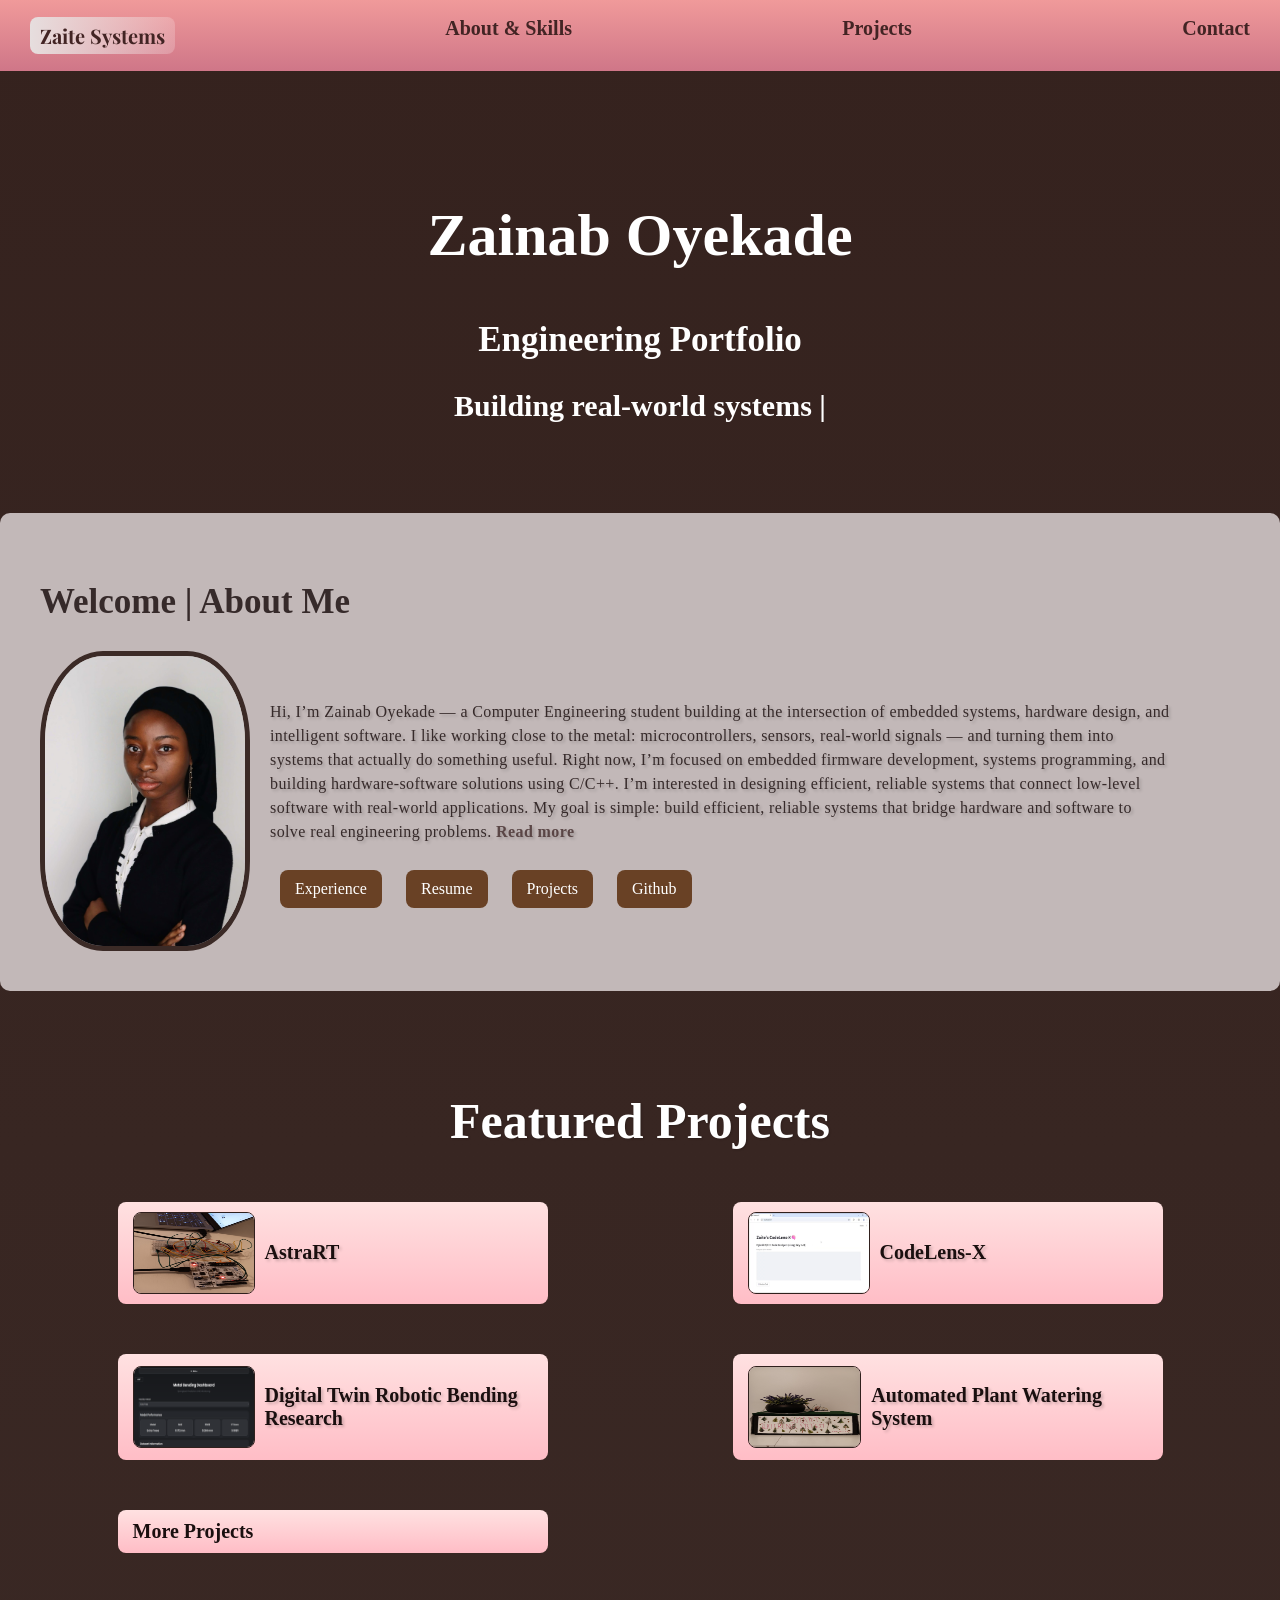
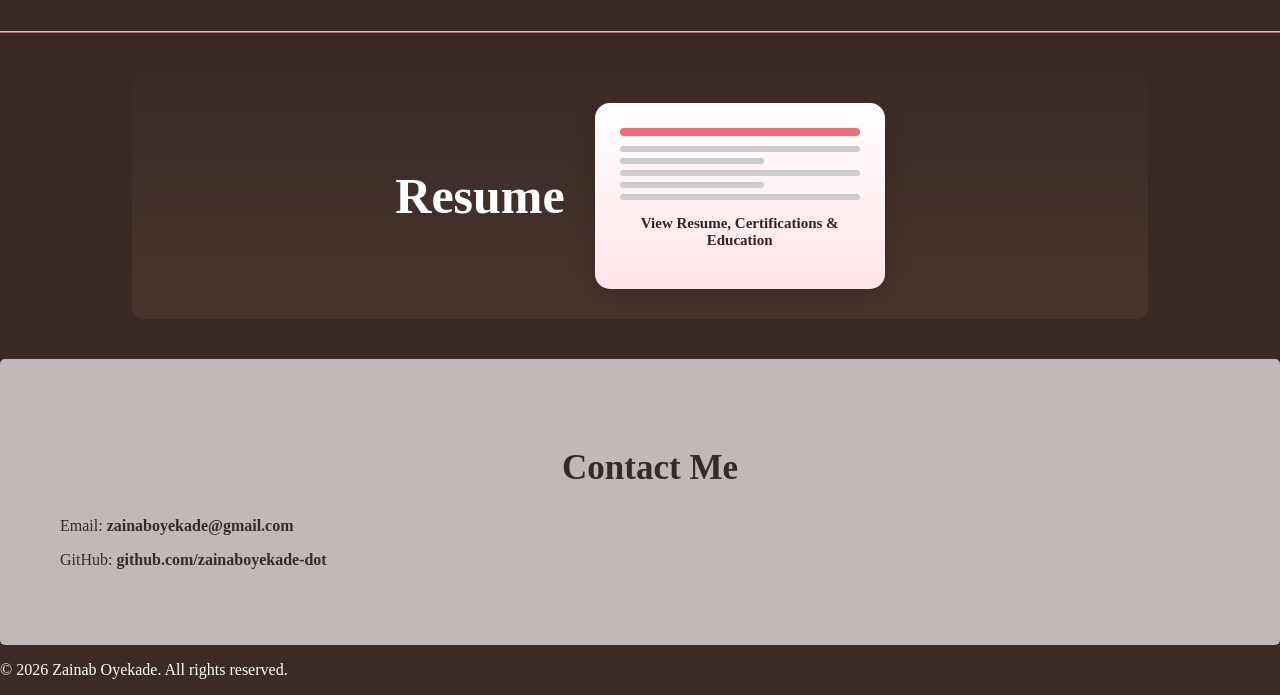
<file: index.html>
<!DOCTYPE html>
<html lang="en">

<head>
    <title>Zainab Oyekade | Portfolio</title>
    <link rel="stylesheet" href="style.css">
    <link href="https://fonts.googleapis.com/css2?family=Playfair+Display&family=Poppins&display=swap" rel="stylesheet">
</head>

<body>
    <nav class="navbar">
        <a href="index.html" class="brand">Zaite Systems</a>
        <a href="about.html">About & Skills</a>
        <a href="projects.html">Projects</a>
        <a href="#contact">Contact</a>
    </nav>

    <section class="hero">
        <h1>Zainab Oyekade</h1>
        <h2>Engineering Portfolio</h2>
        <h1 id="typedText"></h1>
    </section>

    <section class="box2">
        <h2 class="shead">Welcome | About Me</h2>

        <div class="about-content">
            <img id="headshot" src="images/Headshot 1.jpg" alt="Zainab Oyekade" width="200">

            <div class="about-text">
                <p class="p-a-list">
                    Hi, I’m Zainab Oyekade — a Computer Engineering student building at the intersection of embedded
                    systems, hardware
                    design, and intelligent software.

                    I like working close to the metal: microcontrollers, sensors, real-world signals — and turning them
                    into systems that
                    actually do something useful.

                    Right now, I’m focused on embedded firmware development, systems programming, and building
                    hardware-software solutions
                    using C/C++. I’m interested in designing efficient, reliable systems that connect low-level software
                    with real-world
                    applications.

                    My goal is simple: build efficient, reliable systems that bridge hardware and software to solve real
                    engineering
                    problems.

                    <a class="link" href="about.html">Read more</a>
                </p>

                <!-- <button class="btn">More</button> make it 
                 a link instead after writing the description! -->

                <a href="about.html#exp-jump" class="btn">Experience</a>
                <!-- relevant jobs/internships/hackathons -->

                <a href="resume.html" class="btn">Resume</a>

                <a href="projects.html" class="btn">Projects</a>

                <a href="https://github.com/zainaboyekade-dot" target="_blank" class="btn">Github</a>

                <!--REMEMBER TO UNCOMMENT THE LINKEDIN LINK-->
                <!-- <a href="https://linkedin.com/in/zainaboyekade" target="_blank" class="btn">LinkedIn</a> -->

            </div>
        </div>

    </section>

    <section>
        <h2 class="projects">Featured Projects</h2>

        <div class="featured-projects">

            <a href="astra.html" class="prj-btn">
                <img src="images/astra.png" alt="AstraRT Embedded Firmware Framework">
                <p>AstraRT</p>
            </a>

            <a href="project2.html" class="prj-btn">
                <img src="images/codelens-x.png" alt="CodeLens-X Static Analysis Tool">
                <p>CodeLens-X</p>
            </a>

            <a href="digitwinresearch.html" class="prj-btn">
                <img src="images/digitwin.png" alt="Digital Twin Robotic Bending Research">
                <p>Digital Twin Robotic Bending Research</p>
            </a>

            <a href="project1.html" class="prj-btn">
                <img src="images/full iot picture.jpg" alt="Automated Plant Watering System">
                <p>Automated Plant Watering System</p>
            </a>

            <a href="projects.html#more-projects" class="prj-btn">
                More Projects
            </a>

        </div>

    </section>

    <hr>

    <section class="box3">
        <h2 class="resume">Resume</h2>

        <a href="resume.html" class="resume-card">
            <div class="doc-preview">
                <div class="line"></div>
                <div class="line short"></div>
                <div class="line"></div>
                <div class="line short"></div>
                <div class="line"></div>
            </div>

            <p class="resume-text">View Resume, Certifications & Education</p>
        </a>
    </section>

    <section class="c-info" id="contact">
        <h2 class="c-head">Contact Me</h2>
        <p>Email: <a class="clink" href="mailto:zainaboyekade@gmail.com">zainaboyekade@gmail.com</a></p>
        <p>GitHub: <a class="clink" href="https://github.com/zainaboyekade-dot"
                target="_blank">github.com/zainaboyekade-dot</a></p>
    </section>

    <footer>
        <p> &copy; 2026 Zainab Oyekade. All rights reserved.</p>
    </footer>
    <script src="script.js" defer></script>
</body>

</html>
</file>
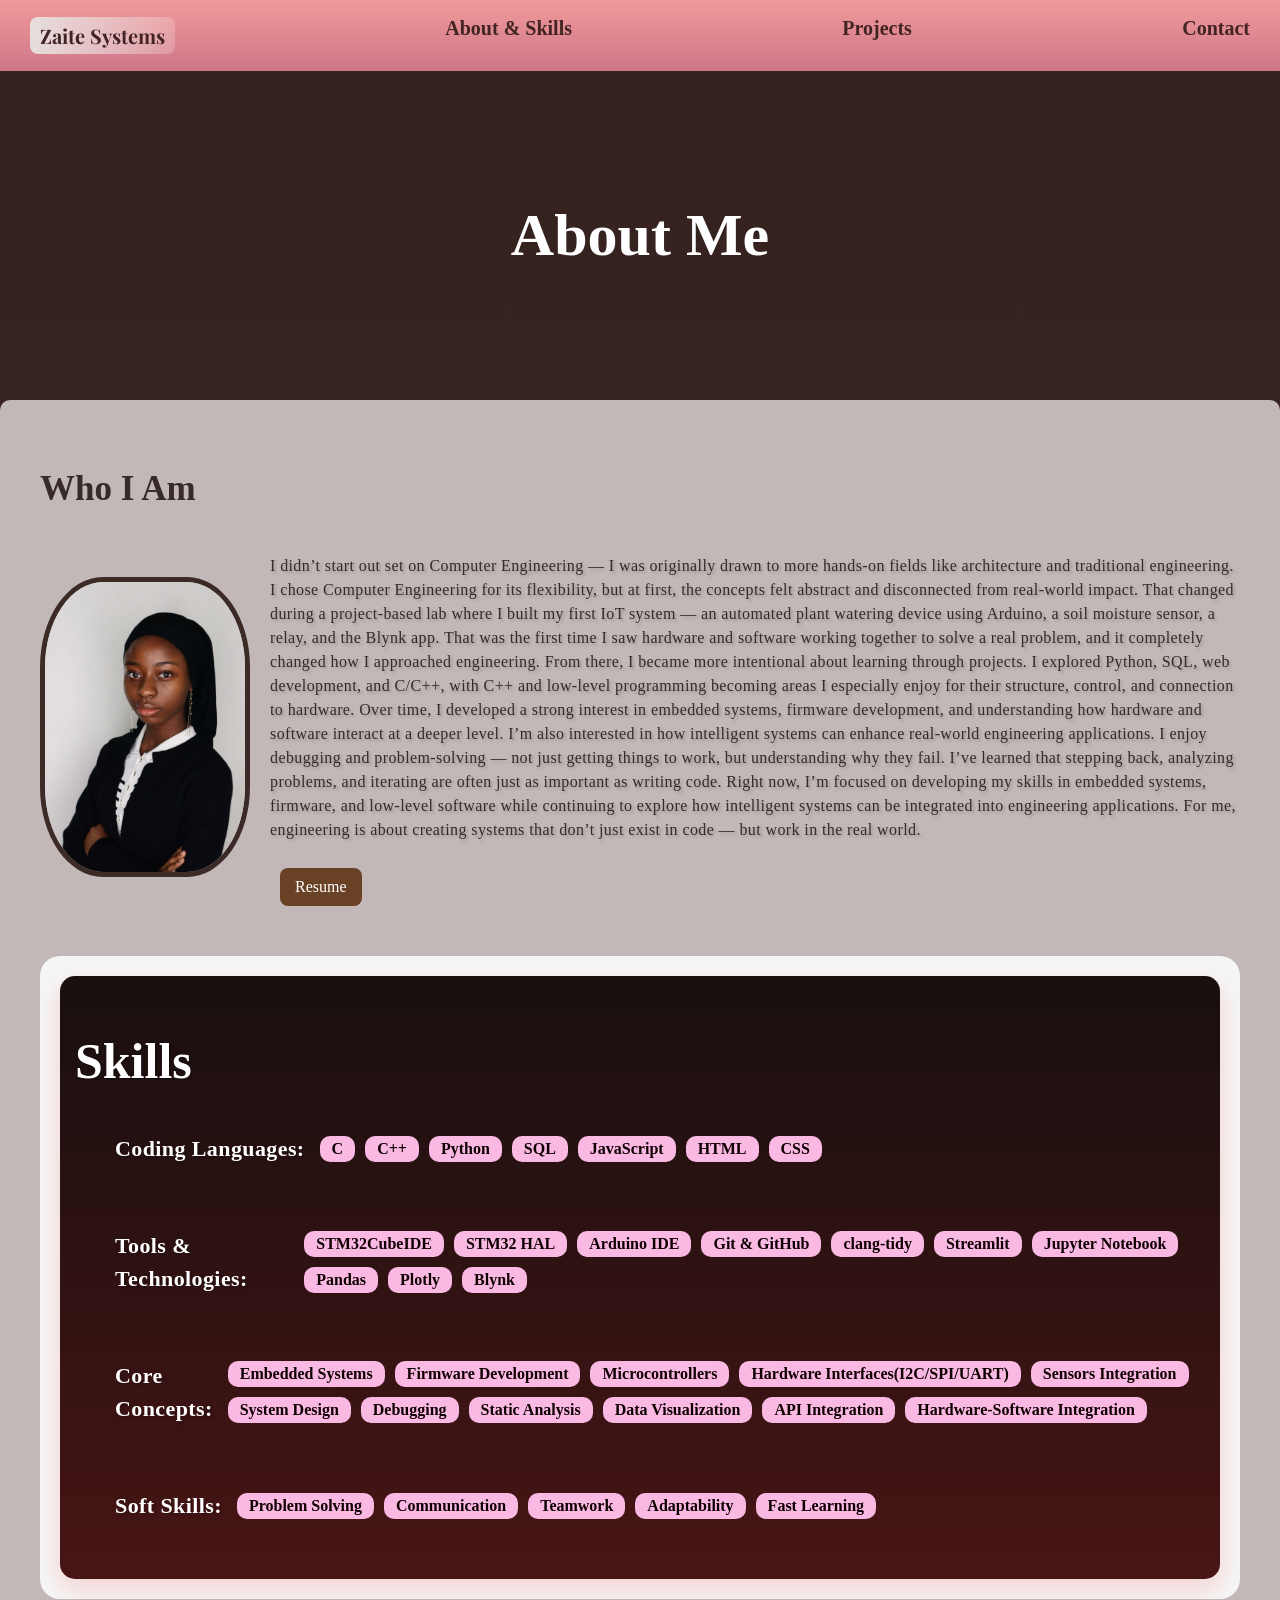
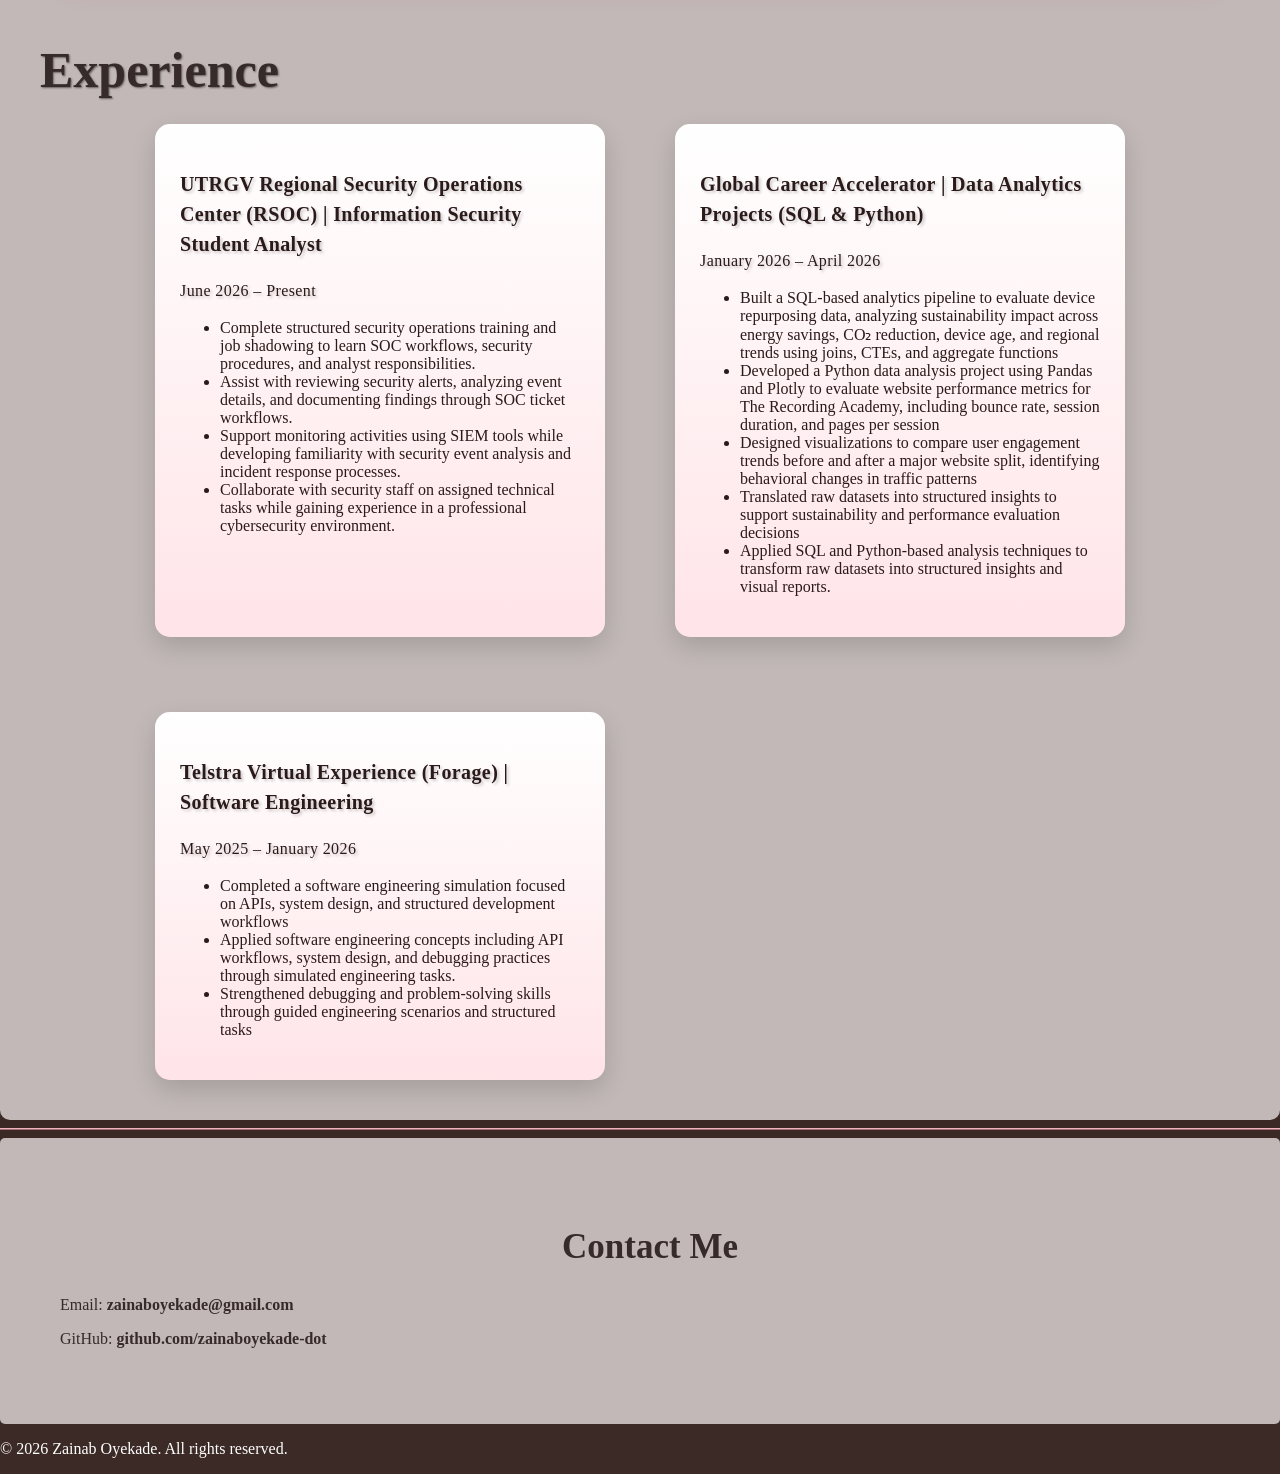
<file: about.html>
<!DOCTYPE html>
<html>

<head>
    <title>Zainab Oyekade | About</title>
    <link rel="stylesheet" href="style.css">
    <link href="https://fonts.googleapis.com/css2?family=Playfair+Display&family=Poppins&display=swap" rel="stylesheet">
</head>

<body>
    <nav class="navbar">
        <a href="index.html" class="brand">Zaite Systems</a>
        <a href="about.html">About & Skills</a>
        <a href="projects.html">Projects</a>
        <a href="#contact">Contact</a>
    </nav>

    <section class="hero">
        <h1>About Me</h1>
    </section>

    <section class="a-box">
        <h2 class="shead">Who I Am</h2>

        <div class="about-content">
            <img id="headshot" src="images/Headshot 1.jpg" alt="Zainab Oyekade" width="200">

            <div class="about-text">
                <p class="p-a-list">
                    I didn’t start out set on Computer Engineering — I was originally drawn to more hands-on fields like
                    architecture
                    and traditional engineering. I chose Computer Engineering for its flexibility, but at first, the
                    concepts felt
                    abstract and disconnected from real-world impact.

                    That changed during a project-based lab where I built my first IoT system — an automated plant
                    watering device using
                    Arduino, a soil moisture sensor, a relay, and the Blynk app. That was the first time I saw hardware
                    and software
                    working together to solve a real problem, and it completely changed how I approached engineering.

                    From there, I became more intentional about learning through projects. I explored Python, SQL, web
                    development,
                    and C/C++, with C++ and low-level programming becoming areas I especially enjoy for their structure,
                    control,
                    and connection to hardware.

                    Over time, I developed a strong interest in embedded systems, firmware development, and
                    understanding how hardware
                    and software interact at a deeper level. I’m also interested in how intelligent systems can enhance
                    real-world
                    engineering applications.

                    I enjoy debugging and problem-solving — not just getting things to work, but understanding why they
                    fail. I’ve
                    learned that stepping back, analyzing problems, and iterating are often just as important as writing
                    code.

                    Right now, I’m focused on developing my skills in embedded systems, firmware, and low-level software
                    while
                    continuing to explore how intelligent systems can be integrated into engineering applications.

                    For me, engineering is about creating systems that don’t just exist in code — but work in the real
                    world.
                </p>
                <a href="resume.html" class="btn">Resume</a>
            </div>

        </div>

        <div class="top-row">

            <div class="skill-box">
                <h2 class="abt-head">Skills</h2>

                <ul>

                    <li class="h-list">
                        <p class="p-a-list">Coding Languages:</p>
                        <div class="skills-inline">
                            <span class="skill">C</span>
                            <span class="skill">C++</span>
                            <span class="skill">Python</span>
                            <span class="skill">SQL</span>
                            <span class="skill">JavaScript</span>
                            <span class="skill">HTML</span>
                            <span class="skill">CSS</span>
                        </div>
                    </li>

                    <li class="h-list">
                        <p class="p-a-list">Tools & Technologies:</p>
                        <div class="skills-inline">
                            <span class="skill">STM32CubeIDE</span>
                            <span class="skill">STM32 HAL</span>
                            <span class="skill">Arduino IDE</span>
                            <span class="skill">Git & GitHub</span>
                            <span class="skill">clang-tidy</span>
                            <span class="skill">Streamlit</span>
                            <span class="skill">Jupyter Notebook</span>
                            <span class="skill">Pandas</span>
                            <span class="skill">Plotly</span>
                            <span class="skill">Blynk</span>
                        </div>
                    </li>

                    <li class="h-list">
                        <p class="p-a-list">Core Concepts:</p>
                        <div class="skills-inline">
                            <span class="skill">Embedded Systems</span>
                            <span class="skill">Firmware Development</span>
                            <span class="skill">Microcontrollers</span>
                            <span class="skill">Hardware Interfaces(I2C/SPI/UART)</span>
                            <span class="skill">Sensors Integration</span>
                            <span class="skill">System Design</span>
                            <span class="skill">Debugging</span>
                            <span class="skill">Static Analysis</span>
                            <span class="skill">Data Visualization</span>
                            <span class="skill">API Integration</span>
                            <span class="skill">Hardware-Software Integration</span>
                        </div>
                    </li>

                    <li class="h-list">
                        <p class="p-a-list">Soft Skills:</p>
                        <div class="skills-inline">
                            <span class="skill">Problem Solving</span>
                            <span class="skill">Communication</span>
                            <span class="skill">Teamwork</span>
                            <span class="skill">Adaptability</span>
                            <span class="skill">Fast Learning</span>
                        </div>
                    </li>

                </ul>
            </div>
        </div>

        <h2 id="exp-jump" class="abt-head">Experience</h2>

        <div class="exp-container">

            <div class="exp-box">

                <h3 class="p-a-list">UTRGV Regional Security Operations Center (RSOC) | Information Security Student
                    Analyst</h3>
                <p class="p-a-list">June 2026 – Present</p>

                <ul>
                    <li>
                        Complete structured security operations training and job shadowing to learn SOC workflows,
                        security
                        procedures, and analyst responsibilities.
                    </li>

                    <li>
                        Assist with reviewing security alerts, analyzing event details, and documenting findings through
                        SOC ticket
                        workflows.
                    </li>

                    <li>
                        Support monitoring activities using SIEM tools while developing familiarity with security event
                        analysis and
                        incident response processes.
                    </li>

                    <li>
                        Collaborate with security staff on assigned technical tasks while gaining experience in a
                        professional
                        cybersecurity environment.
                    </li>
                </ul>

            </div>

            <div class="exp-box">

                <h3 class="p-a-list">Global Career Accelerator | Data Analytics Projects (SQL & Python)</h3>
                <p class="p-a-list">January 2026 – April 2026</p>

                <ul>
                    <li>
                        Built a SQL-based analytics pipeline to evaluate device repurposing data, analyzing
                        sustainability
                        impact across energy savings, CO₂ reduction, device age, and regional trends using joins, CTEs,
                        and
                        aggregate functions
                    </li>

                    <li>
                        Developed a Python data analysis project using Pandas and Plotly to evaluate website performance
                        metrics
                        for The Recording Academy, including bounce rate, session duration, and pages per session
                    </li>

                    <li>
                        Designed visualizations to compare user engagement trends before and after a major website
                        split,
                        identifying behavioral changes in traffic patterns
                    </li>

                    <li>
                        Translated raw datasets into structured insights to support sustainability and performance
                        evaluation
                        decisions
                    </li>

                    <li>
                        Applied SQL and Python-based analysis techniques to transform raw datasets into structured
                        insights and visual
                        reports.
                    </li>
                </ul>

            </div>


            <div class="exp-box">

                <h3 class="p-a-list">Telstra Virtual Experience (Forage) | Software Engineering</h3>
                <p class="p-a-list">May 2025 – January 2026</p>

                <ul>
                    <li>
                        Completed a software engineering simulation focused on APIs, system design, and structured
                        development
                        workflows
                    </li>

                    <li>
                        Applied software engineering concepts including API workflows, system design, and debugging
                        practices through
                        simulated engineering tasks.
                    </li>

                    <li>
                        Strengthened debugging and problem-solving skills through guided engineering scenarios and
                        structured
                        tasks
                    </li>
                </ul>

            </div>

        </div>

    </section>

    <hr>

    <section class="c-info" id="contact">
        <h2 class="c-head">Contact Me</h2>
        <p>Email: <a class="clink" href="mailto:zainaboyekade@gmail.com">zainaboyekade@gmail.com</a></p>
        <p>GitHub: <a class="clink" href="https://github.com/zainaboyekade-dot"
                target="_blank">github.com/zainaboyekade-dot</a></p>
    </section>

    <footer>
        <p> &copy; 2026 Zainab Oyekade. All rights reserved.</p>
    </footer>
</body>

</html>
</file>
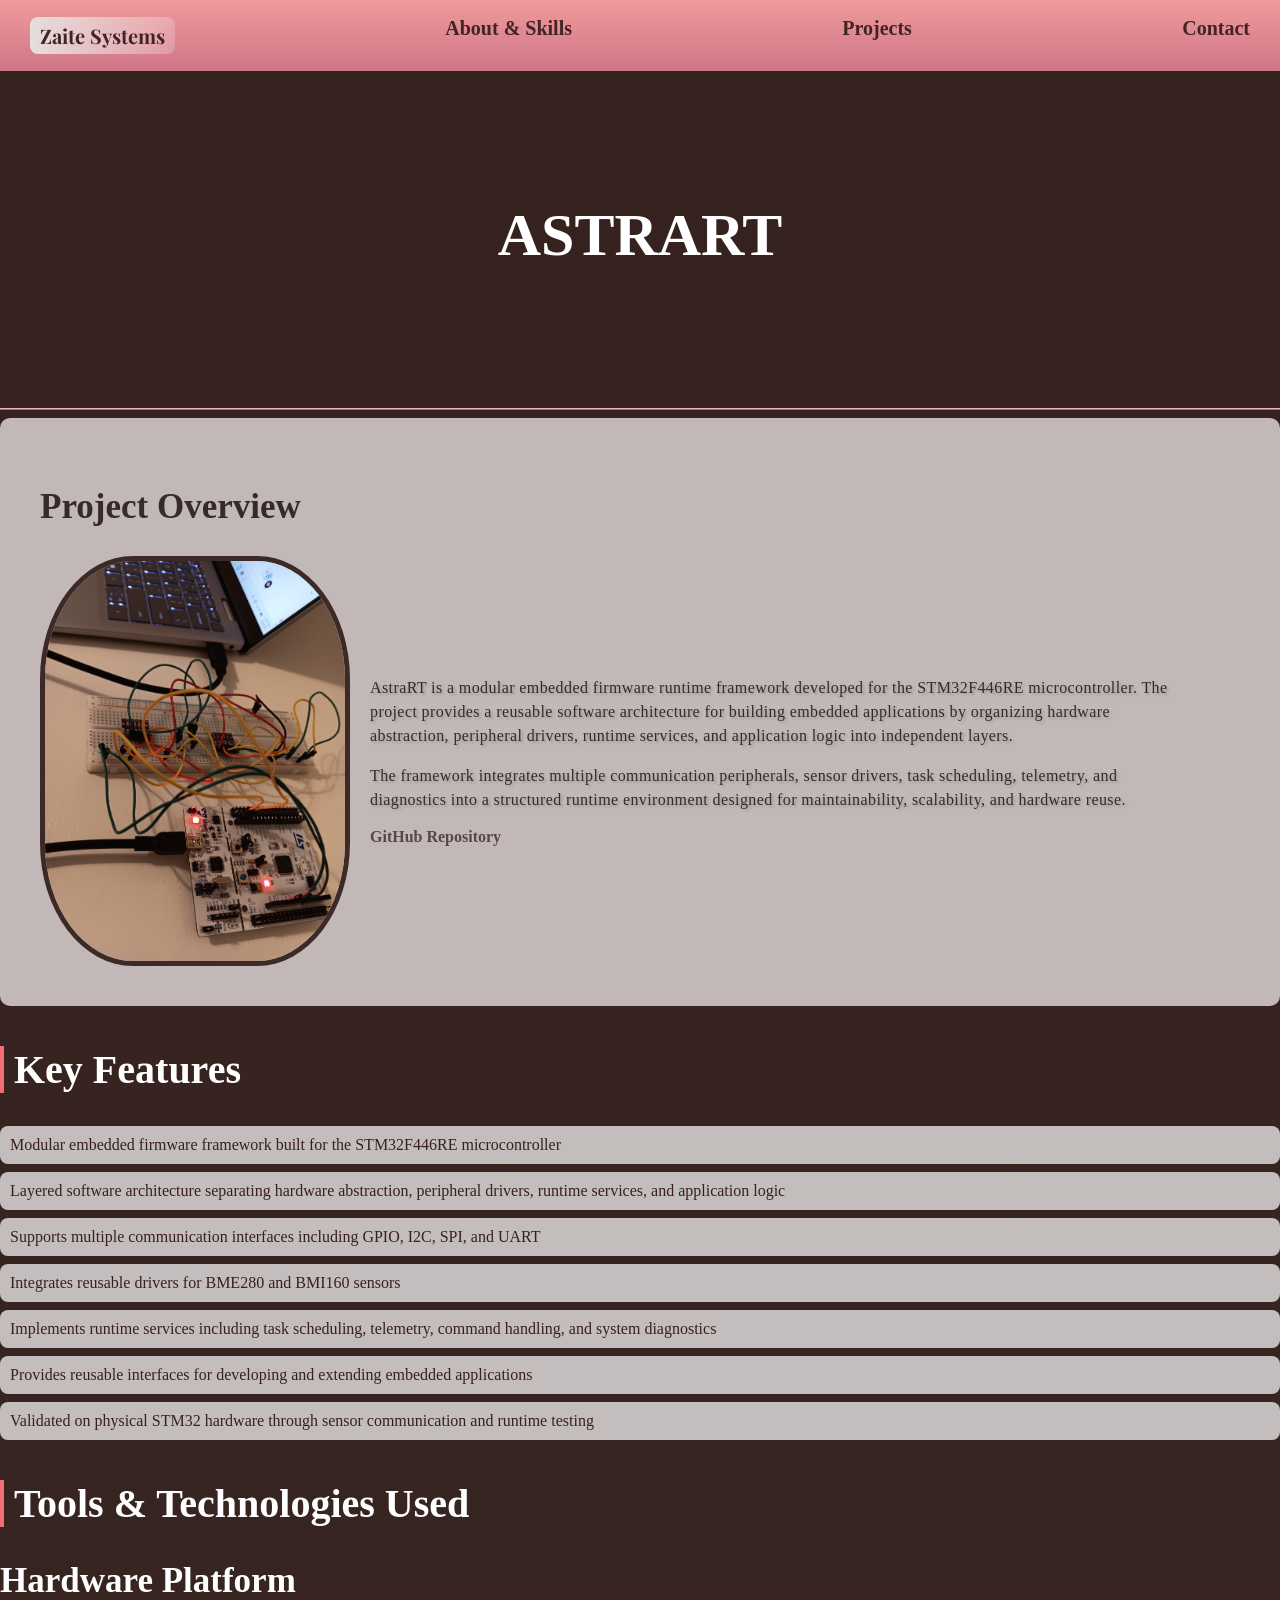
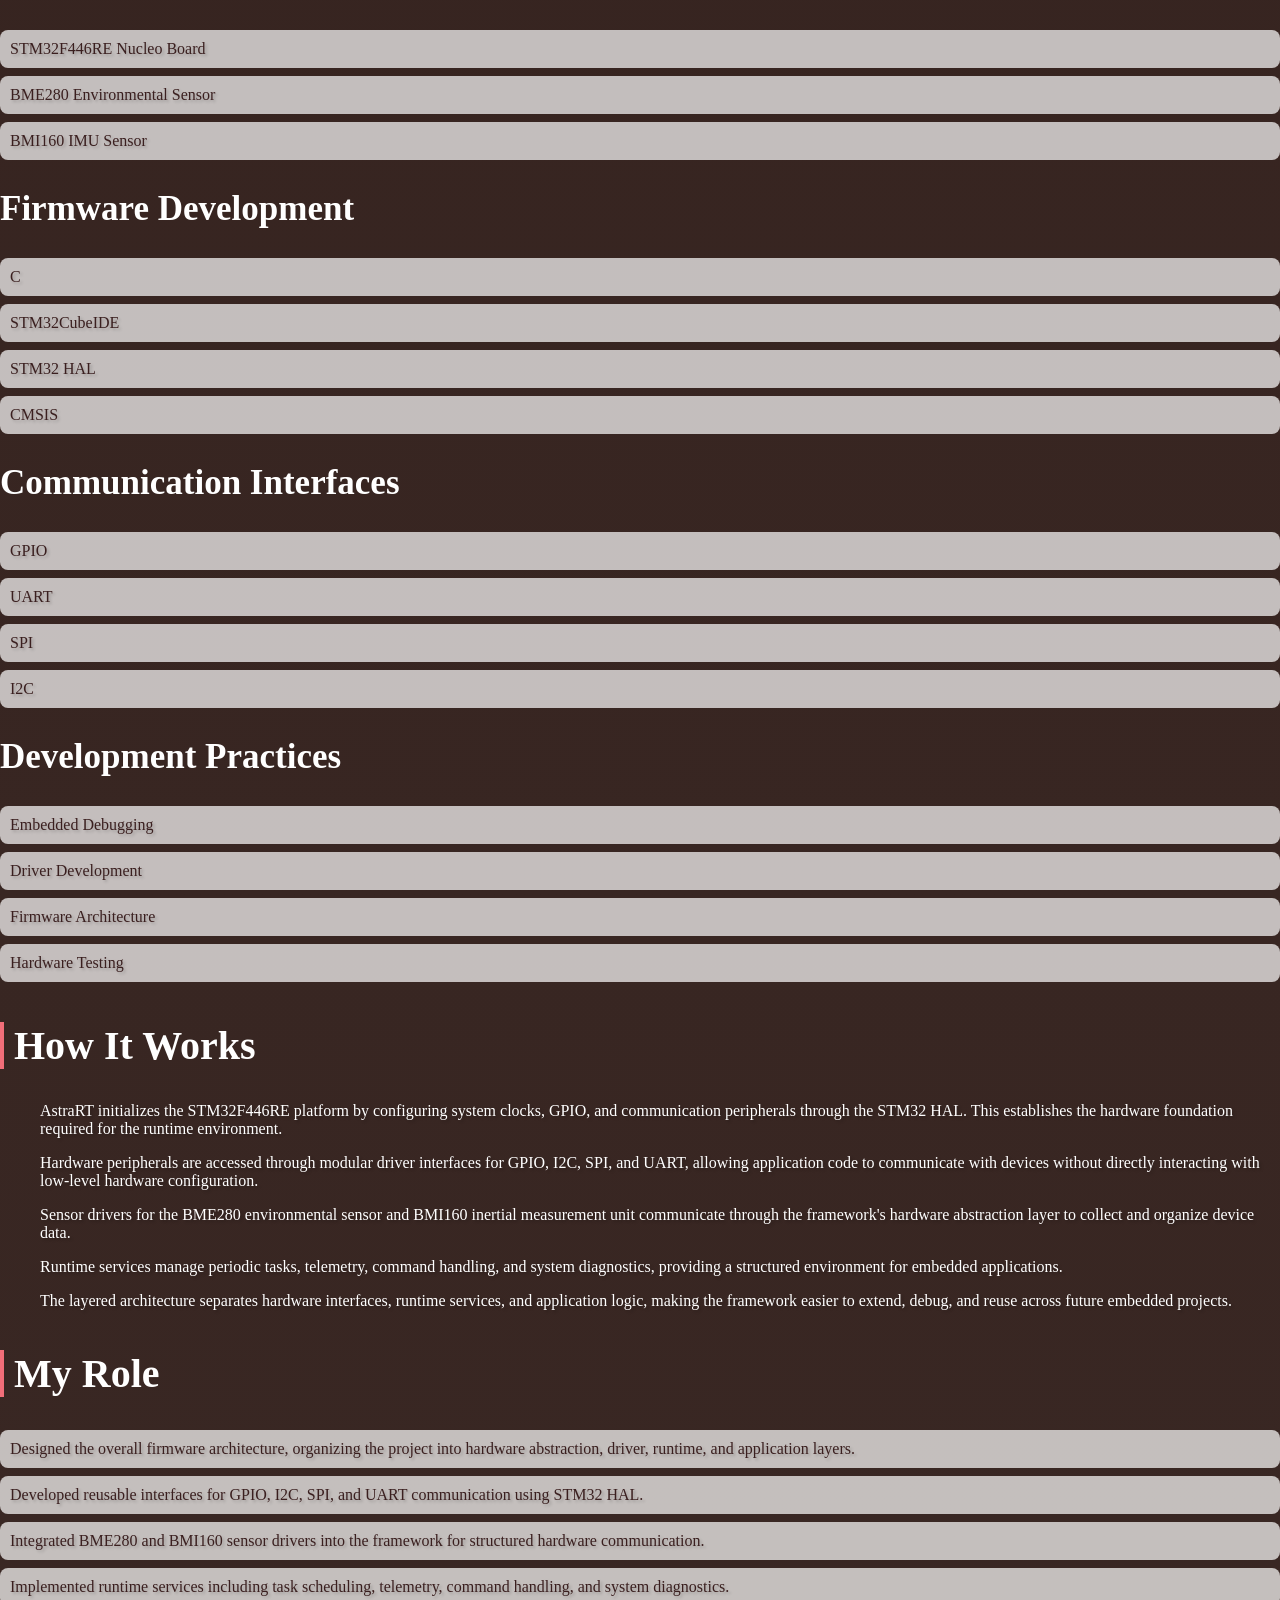
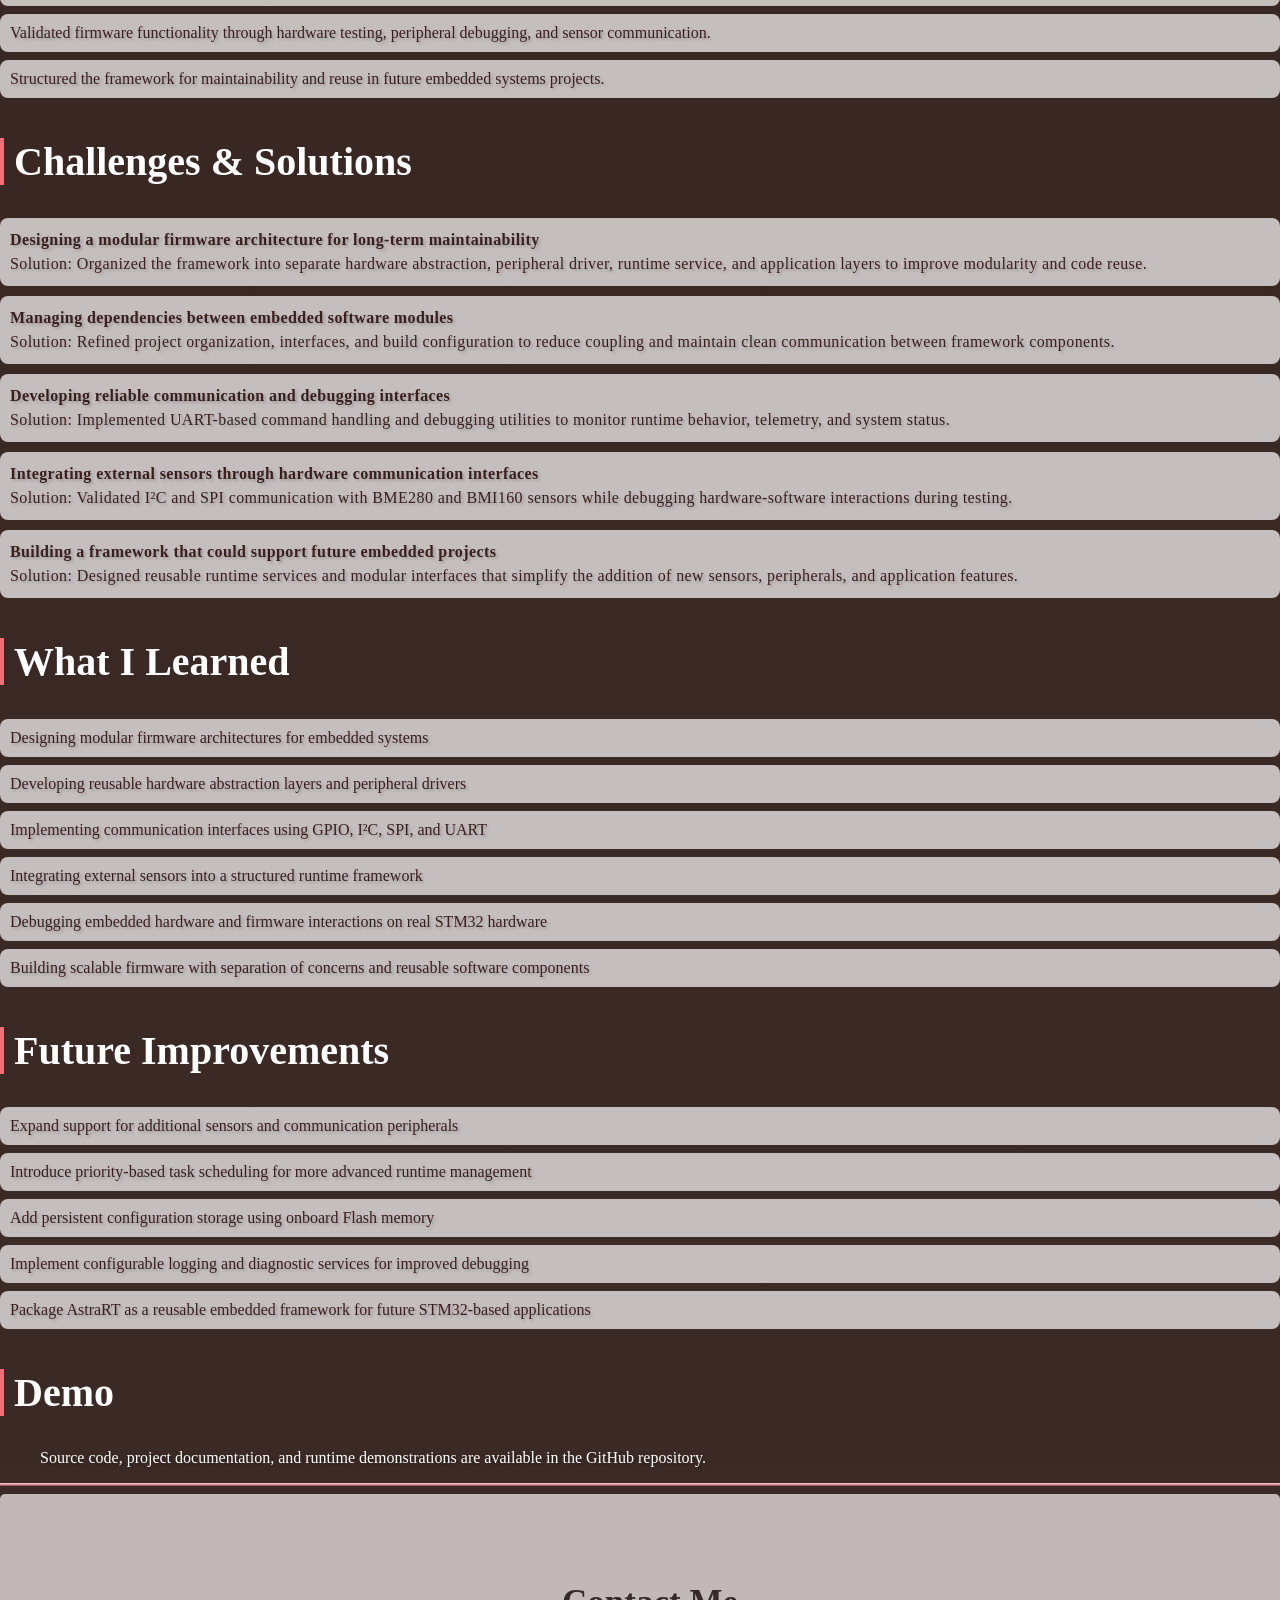
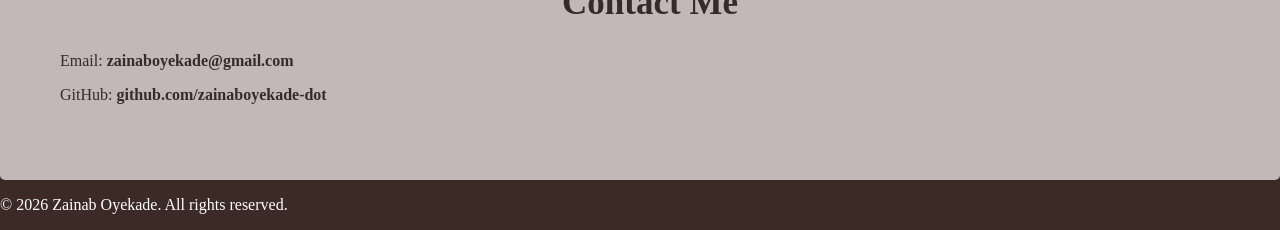
<file: astra.html>
<!DOCTYPE html>
<html lang="en">

<head>
    <title>Zainab Oyekade | ASTRART</title>
    <link rel="stylesheet" href="style.css">
    <link href="https://fonts.googleapis.com/css2?family=Playfair+Display&family=Poppins&display=swap" rel="stylesheet">
</head>

<body>
    <nav class="navbar">
        <a href="index.html" class="brand">Zaite Systems</a>
        <a href="about.html">About & Skills</a>
        <a href="projects.html">Projects</a>
        <a href="#contact">Contact</a>
    </nav>

    <section class="hero">
        <h1>ASTRART</h1>
    </section>

    <hr>

    <section class="box2">
        <h2 class="shead">Project Overview</h2>

        <div class="about-content">
            <img id="headshot" src="images/astra.png" alt="AstraRT Embedded Runtime Framework" width="300">

            <div class="about-text">

                <p class="p-a-list">
                    AstraRT is a modular embedded firmware runtime framework developed for the STM32F446RE
                    microcontroller. The project provides a reusable software architecture for building
                    embedded applications by organizing hardware abstraction, peripheral drivers, runtime
                    services, and application logic into independent layers.
                </p>

                <p class="p-a-list">
                    The framework integrates multiple communication peripherals, sensor drivers, task
                    scheduling, telemetry, and diagnostics into a structured runtime environment designed
                    for maintainability, scalability, and hardware reuse.
                </p>

                <p>
                    <a class="link" href="https://github.com/zainaboyekade-dot/astrart" target="_blank">
                        GitHub Repository
                    </a>
                </p>

            </div>
        </div>
    </section>

    <h2 class="section-title">Key Features</h2>

    <ul class="feature-list">
        <li>Modular embedded firmware framework built for the STM32F446RE microcontroller</li>
        <li>Layered software architecture separating hardware abstraction, peripheral drivers, runtime services, and
            application logic</li>
        <li>Supports multiple communication interfaces including GPIO, I2C, SPI, and UART</li>
        <li>Integrates reusable drivers for BME280 and BMI160 sensors</li>
        <li>Implements runtime services including task scheduling, telemetry, command handling, and system diagnostics
        </li>
        <li>Provides reusable interfaces for developing and extending embedded applications</li>
        <li>Validated on physical STM32 hardware through sensor communication and runtime testing</li>
    </ul>

    <h2 class="section-title">Tools & Technologies Used</h2>

    <h2>Hardware Platform</h2>
    <ul class="feature-list">
        <li class="bullet">STM32F446RE Nucleo Board</li>
        <li class="bullet">BME280 Environmental Sensor</li>
        <li class="bullet">BMI160 IMU Sensor</li>
    </ul>

    <h2>Firmware Development</h2>
    <ul class="feature-list">
        <li class="bullet">C</li>
        <li class="bullet">STM32CubeIDE</li>
        <li class="bullet">STM32 HAL</li>
        <li class="bullet">CMSIS</li>
    </ul>

    <h2>Communication Interfaces</h2>
    <ul class="feature-list">
        <li class="bullet">GPIO</li>
        <li class="bullet">UART</li>
        <li class="bullet">SPI</li>
        <li class="bullet">I2C</li>
    </ul>

    <h2>Development Practices</h2>
    <ul class="feature-list">
        <li class="bullet">Embedded Debugging</li>
        <li class="bullet">Driver Development</li>
        <li class="bullet">Firmware Architecture</li>
        <li class="bullet">Hardware Testing</li>
    </ul>


    <h2 class="section-title">How It Works</h2>
    <p class="p1-para">
        AstraRT initializes the STM32F446RE platform by configuring system clocks, GPIO, and communication peripherals
        through the STM32 HAL. This establishes the hardware foundation required for the runtime environment.
    </p>

    <p class="p1-para">
        Hardware peripherals are accessed through modular driver interfaces for GPIO, I2C, SPI, and UART, allowing
        application code to communicate with devices without directly interacting with low-level hardware configuration.
    </p>

    <p class="p1-para">
        Sensor drivers for the BME280 environmental sensor and BMI160 inertial measurement unit communicate through the
        framework's hardware abstraction layer to collect and organize device data.
    </p>

    <p class="p1-para">
        Runtime services manage periodic tasks, telemetry, command handling, and system diagnostics, providing a
        structured
        environment for embedded applications.
    </p>

    <p class="p1-para">
        The layered architecture separates hardware interfaces, runtime services, and application logic, making the
        framework easier to extend, debug, and reuse across future embedded projects.
    </p>

    <h2 class="section-title">My Role</h2>
    <ul class="feature-list">

        <li class="bullet">
            Designed the overall firmware architecture, organizing the project into hardware abstraction, driver,
            runtime,
            and application layers.
        </li>

        <li class="bullet">
            Developed reusable interfaces for GPIO, I2C, SPI, and UART communication using STM32 HAL.
        </li>

        <li class="bullet">
            Integrated BME280 and BMI160 sensor drivers into the framework for structured hardware communication.
        </li>

        <li class="bullet">
            Implemented runtime services including task scheduling, telemetry, command handling, and system diagnostics.
        </li>

        <li class="bullet">
            Validated firmware functionality through hardware testing, peripheral debugging, and sensor communication.
        </li>

        <li class="bullet">
            Structured the framework for maintainability and reuse in future embedded systems projects.
        </li>

    </ul>

    <div class="challenge">
        <h2 class="section-title">Challenges & Solutions</h2>

        <p class="p-a-list">
            <strong>Designing a modular firmware architecture for long-term maintainability</strong><br>
            Solution: Organized the framework into separate hardware abstraction, peripheral driver, runtime service,
            and
            application layers to improve modularity and code reuse.
        </p>

        <p class="p-a-list">
            <strong>Managing dependencies between embedded software modules</strong><br>
            Solution: Refined project organization, interfaces, and build configuration to reduce coupling and maintain
            clean communication between framework components.
        </p>

        <p class="p-a-list">
            <strong>Developing reliable communication and debugging interfaces</strong><br>
            Solution: Implemented UART-based command handling and debugging utilities to monitor runtime behavior,
            telemetry, and system status.
        </p>

        <p class="p-a-list">
            <strong>Integrating external sensors through hardware communication interfaces</strong><br>
            Solution: Validated I²C and SPI communication with BME280 and BMI160 sensors while debugging
            hardware-software
            interactions during testing.
        </p>

        <p class="p-a-list">
            <strong>Building a framework that could support future embedded projects</strong><br>
            Solution: Designed reusable runtime services and modular interfaces that simplify the addition of new
            sensors,
            peripherals, and application features.
        </p>

    </div>

    <h2 class="section-title">What I Learned</h2>
    <ul class="feature-list">
        <li class="bullet">Designing modular firmware architectures for embedded systems</li>
        <li class="bullet">Developing reusable hardware abstraction layers and peripheral drivers</li>
        <li class="bullet">Implementing communication interfaces using GPIO, I²C, SPI, and UART</li>
        <li class="bullet">Integrating external sensors into a structured runtime framework</li>
        <li class="bullet">Debugging embedded hardware and firmware interactions on real STM32 hardware</li>
        <li class="bullet">Building scalable firmware with separation of concerns and reusable software components</li>
    </ul>

    <h2 class="section-title">Future Improvements</h2>
    <ul class="feature-list">
        <li class="bullet">Expand support for additional sensors and communication peripherals</li>
        <li class="bullet">Introduce priority-based task scheduling for more advanced runtime management</li>
        <li class="bullet">Add persistent configuration storage using onboard Flash memory</li>
        <li class="bullet">Implement configurable logging and diagnostic services for improved debugging</li>
        <li class="bullet">Package AstraRT as a reusable embedded framework for future STM32-based applications</li>
    </ul>

    <h2 class="section-title">Demo</h2>
    <p class="p1-para">
        Source code, project documentation, and runtime demonstrations are available in the GitHub repository.
    </p>

    <hr>

    <section class="c-info" id="contact">
        <h2 class="c-head">Contact Me</h2>
        <p>Email: <a class="clink" href="mailto:zainaboyekade@gmail.com">zainaboyekade@gmail.com</a></p>
        <p>GitHub: <a class="clink" href="https://github.com/zainaboyekade-dot"
                target="_blank">github.com/zainaboyekade-dot</a></p>
    </section>

    <footer>
        <p> &copy; 2026 Zainab Oyekade. All rights reserved.</p>
    </footer>
</body>

</html>
</file>
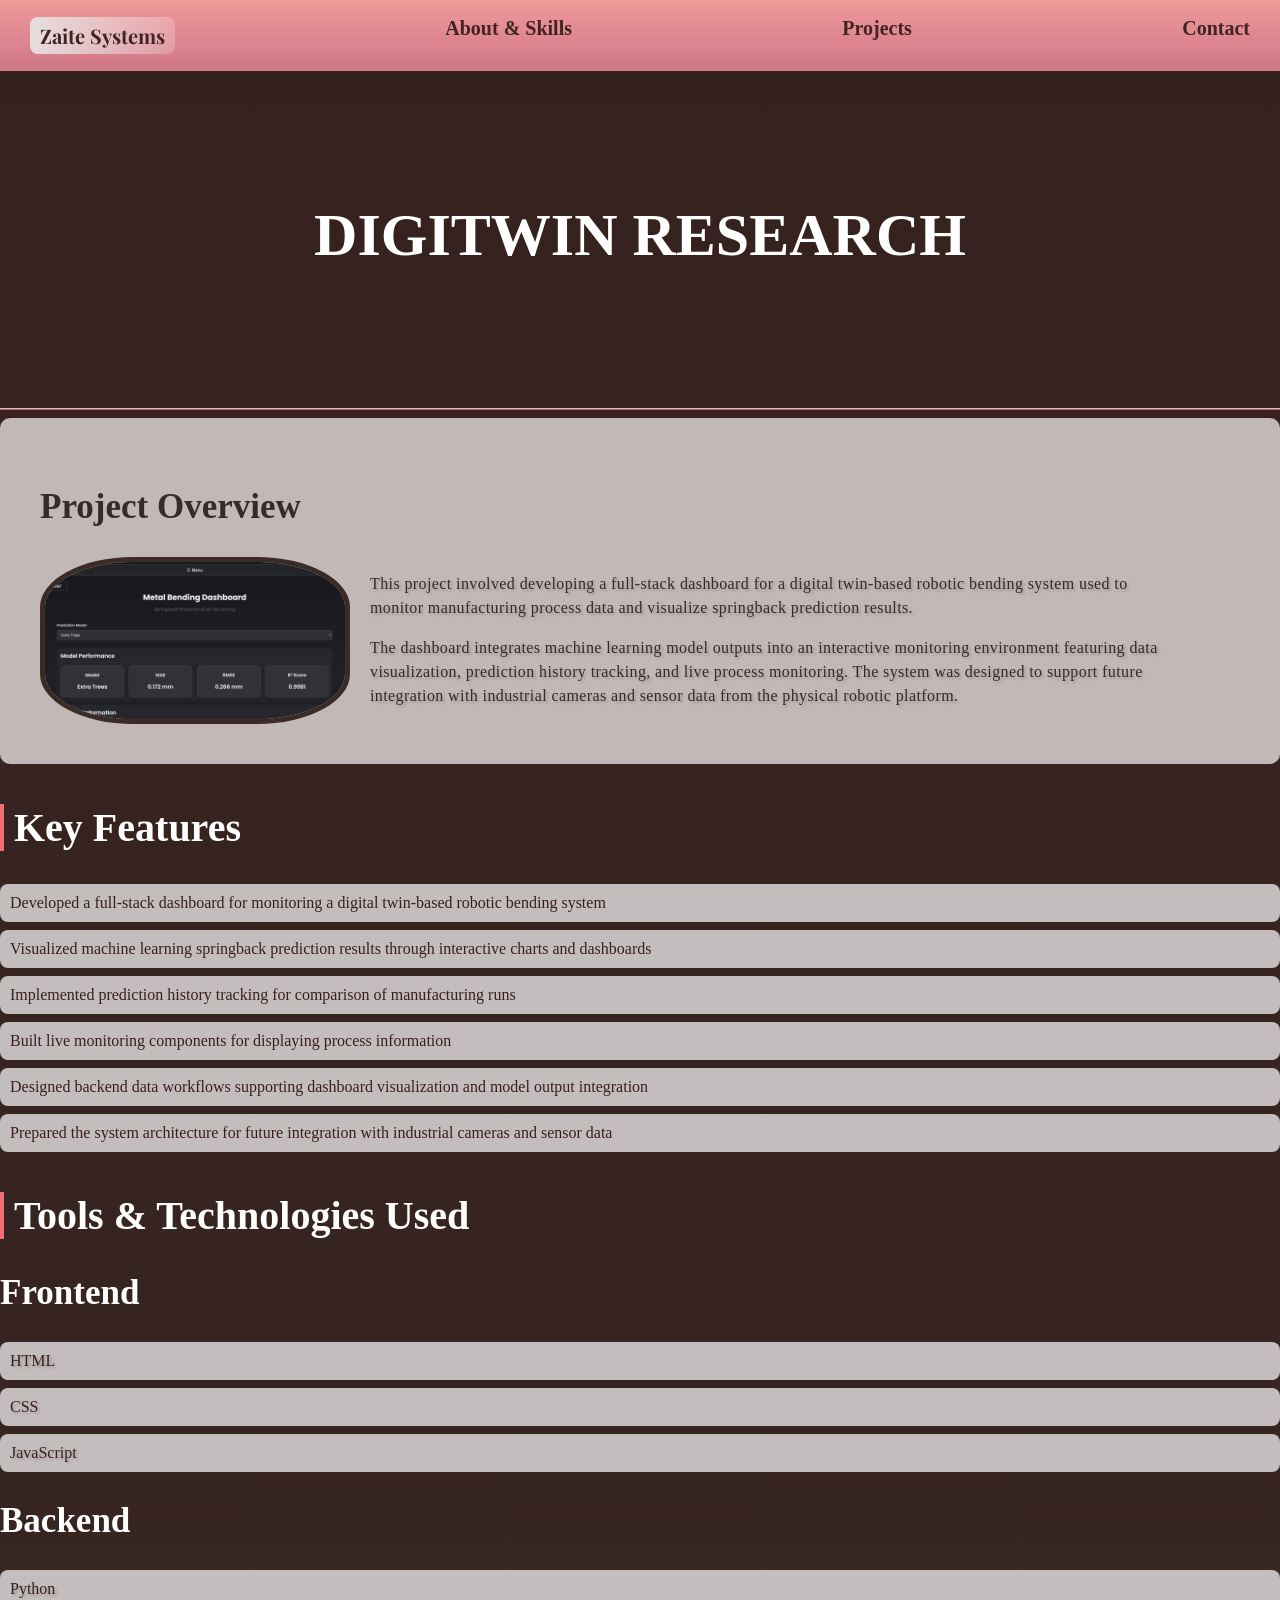
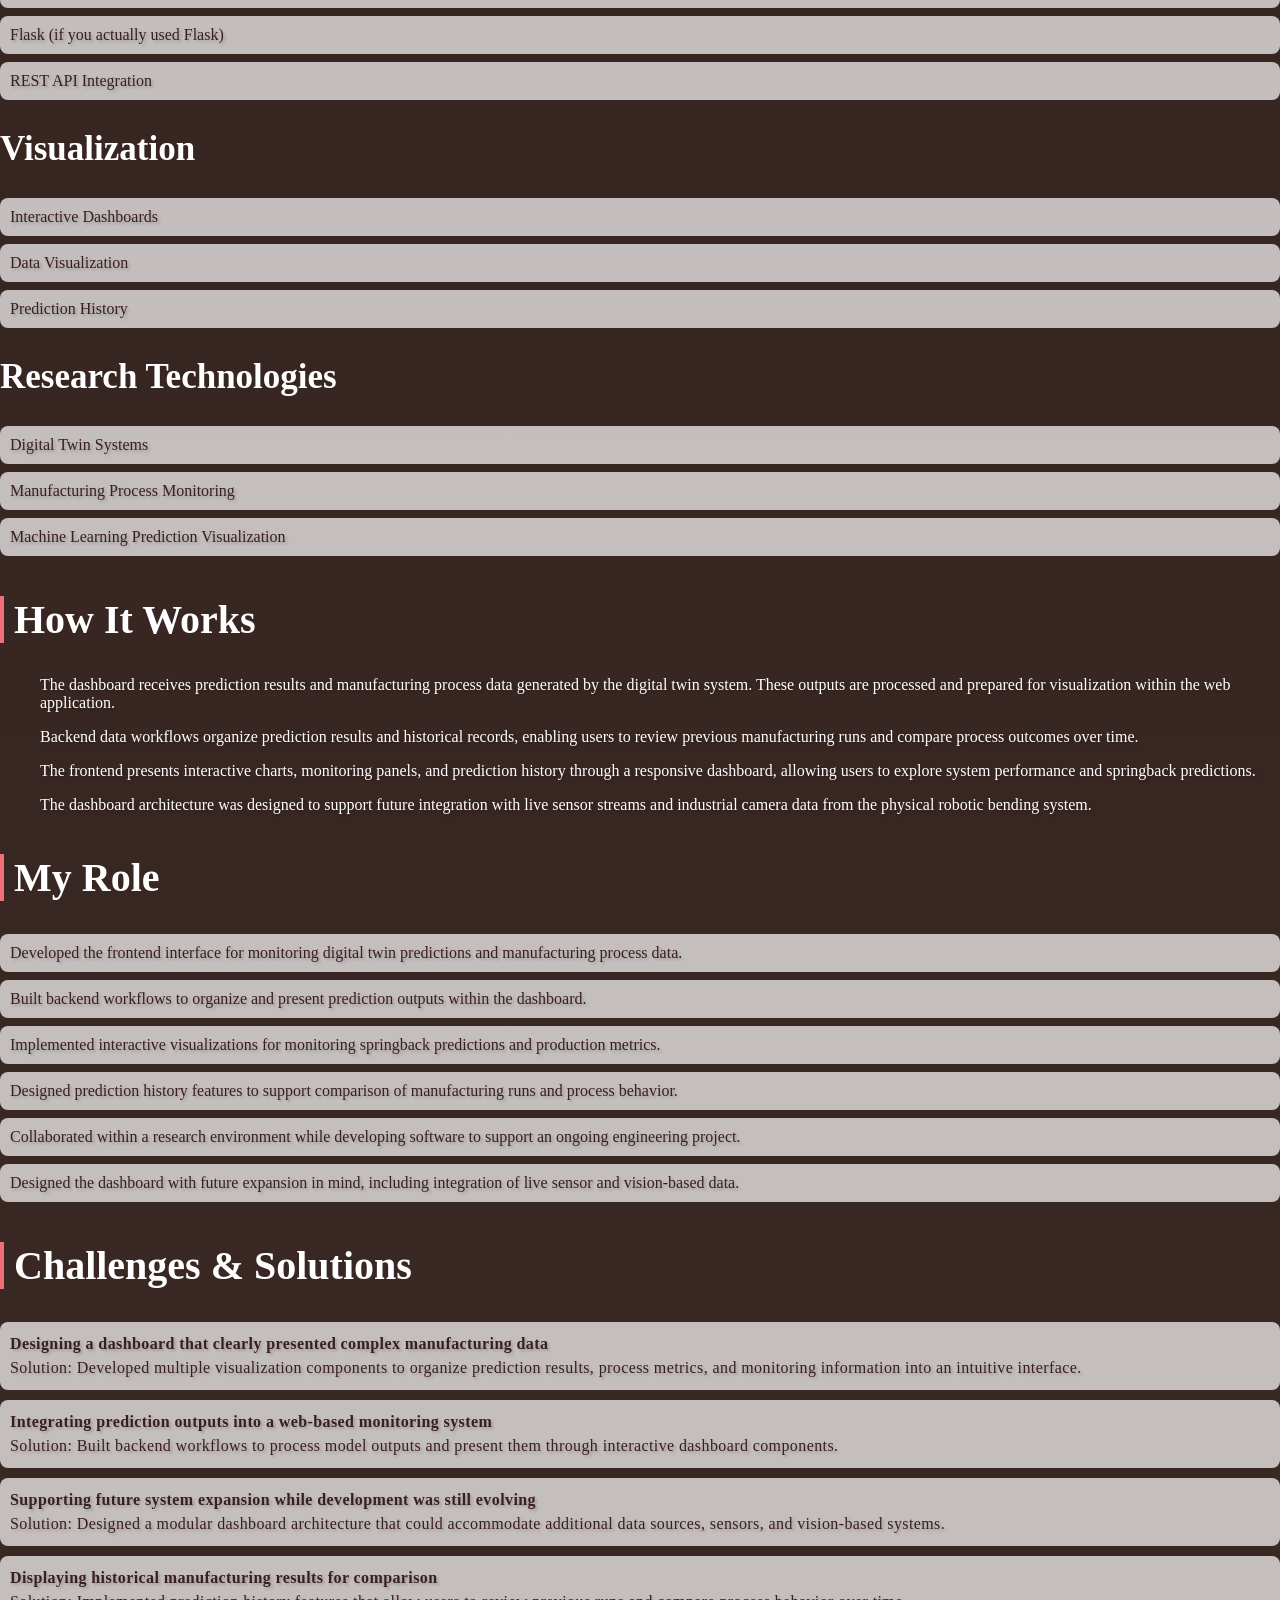
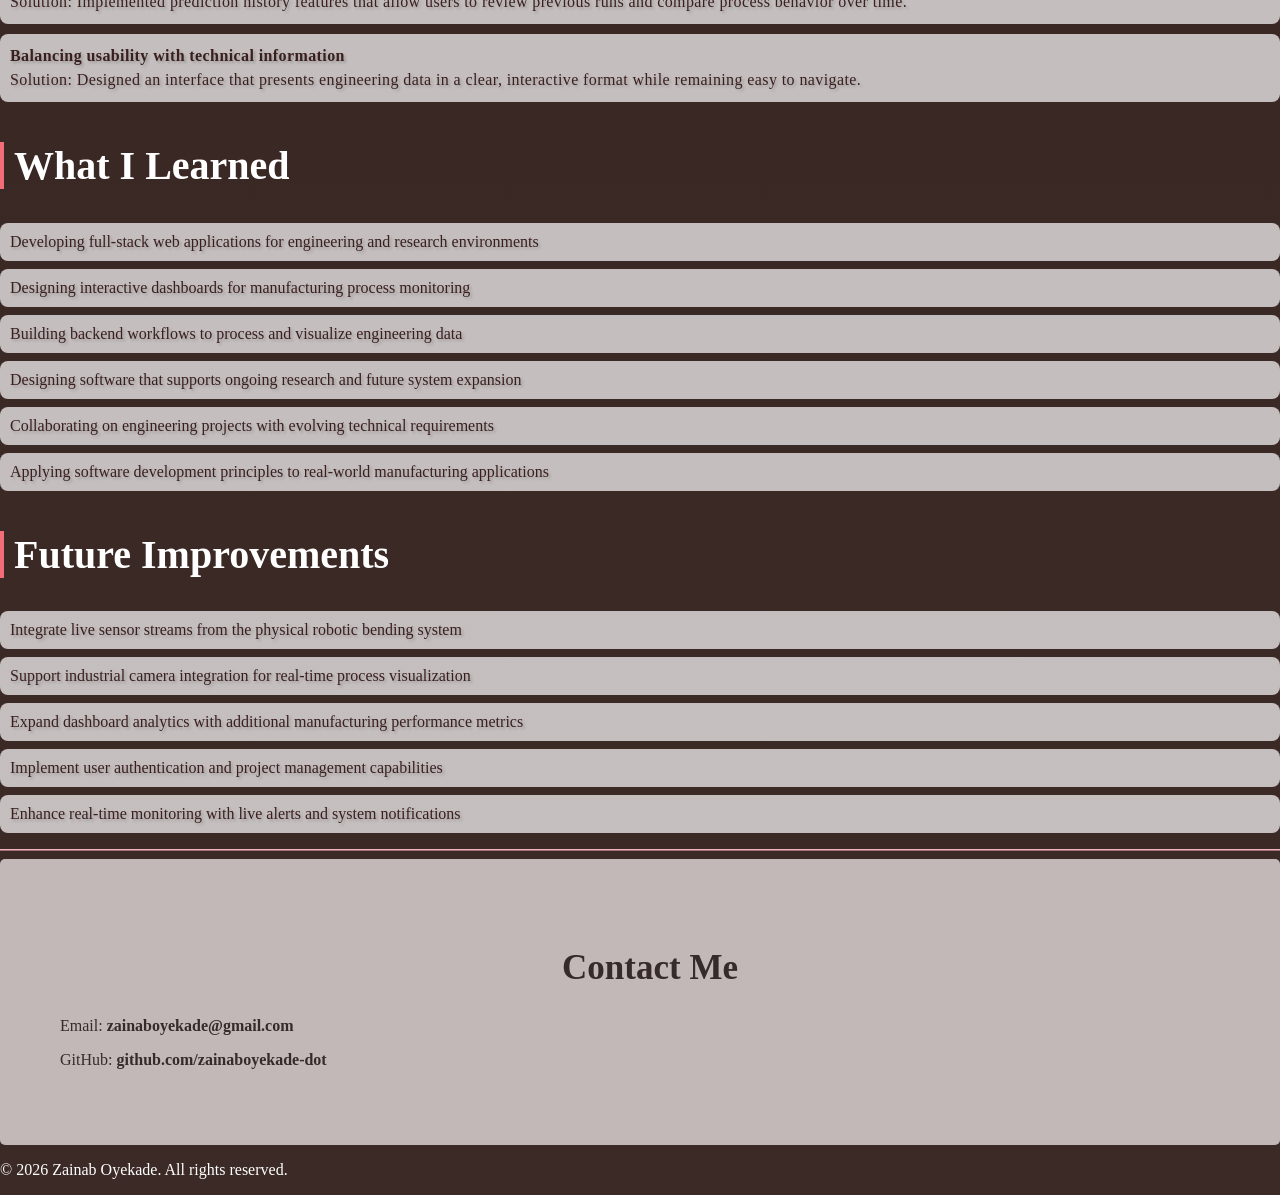
<file: digitwinresearch.html>
<!DOCTYPE html>
<html lang="en">

<head>
    <title>Zainab Oyekade | DIGITWIN RESEARCH</title>
    <link rel="stylesheet" href="style.css">
    <link href="https://fonts.googleapis.com/css2?family=Playfair+Display&family=Poppins&display=swap" rel="stylesheet">
</head>

<body>
    <nav class="navbar">
        <a href="index.html" class="brand">Zaite Systems</a>
        <a href="about.html">About & Skills</a>
        <a href="projects.html">Projects</a>
        <a href="#contact">Contact</a>
    </nav>

    <section class="hero">
        <h1>DIGITWIN RESEARCH</h1>
    </section>

    <hr>

    <section class="box2">

        <h2 class="shead">Project Overview</h2>

        <div class="about-content">

            <img id="headshot" src="images/digitwin.png" alt="Digital Twin Robotic Bending System" width="300">

            <div class="about-text">

                <p class="p-a-list">
                    This project involved developing a full-stack dashboard for a digital twin-based
                    robotic bending system used to monitor manufacturing process data and visualize
                    springback prediction results.
                </p>

                <p class="p-a-list">
                    The dashboard integrates machine learning model outputs into an interactive
                    monitoring environment featuring data visualization, prediction history tracking,
                    and live process monitoring. The system was designed to support future integration
                    with industrial cameras and sensor data from the physical robotic platform.
                </p>

                <!--
                <p>
                    <a class="link" href="YOUR_GITHUB_LINK" target="_blank">
                        GitHub Repository
                    </a>
                </p>
                -->

            </div>

        </div>

    </section>

    <h2 class="section-title">Key Features</h2>
    <ul class="feature-list">
        <li>Developed a full-stack dashboard for monitoring a digital twin-based robotic bending system</li>
        <li>Visualized machine learning springback prediction results through interactive charts and dashboards</li>
        <li>Implemented prediction history tracking for comparison of manufacturing runs</li>
        <li>Built live monitoring components for displaying process information</li>
        <li>Designed backend data workflows supporting dashboard visualization and model output integration</li>
        <li>Prepared the system architecture for future integration with industrial cameras and sensor data</li>
    </ul>

    <h2 class="section-title">Tools & Technologies Used</h2>

    <h2>Frontend</h2>
    <ul class="feature-list">
        <li class="bullet">HTML</li>
        <li class="bullet">CSS</li>
        <li class="bullet">JavaScript</li>
    </ul>

    <h2>Backend</h2>
    <ul class="feature-list">
        <li class="bullet">Python</li>
        <li class="bullet">Flask (if you actually used Flask)</li>
        <li class="bullet">REST API Integration</li>
    </ul>

    <h2>Visualization</h2>
    <ul class="feature-list">
        <li class="bullet">Interactive Dashboards</li>
        <li class="bullet">Data Visualization</li>
        <li class="bullet">Prediction History</li>
    </ul>

    <h2>Research Technologies</h2>
    <ul class="feature-list">
        <li class="bullet">Digital Twin Systems</li>
        <li class="bullet">Manufacturing Process Monitoring</li>
        <li class="bullet">Machine Learning Prediction Visualization</li>
    </ul>


    <h2 class="section-title">How It Works</h2>
    <p class="p1-para">
        The dashboard receives prediction results and manufacturing process data generated by the digital twin system.
        These
        outputs are processed and prepared for visualization within the web application.
    </p>

    <p class="p1-para">
        Backend data workflows organize prediction results and historical records, enabling users to review previous
        manufacturing runs and compare process outcomes over time.
    </p>

    <p class="p1-para">
        The frontend presents interactive charts, monitoring panels, and prediction history through a responsive
        dashboard,
        allowing users to explore system performance and springback predictions.
    </p>

    <p class="p1-para">
        The dashboard architecture was designed to support future integration with live sensor streams and industrial
        camera
        data from the physical robotic bending system.
    </p>

    <h2 class="section-title">My Role</h2>
    <ul class="feature-list">

        <li class="bullet">
            Developed the frontend interface for monitoring digital twin predictions and manufacturing process data.
        </li>

        <li class="bullet">
            Built backend workflows to organize and present prediction outputs within the dashboard.
        </li>

        <li class="bullet">
            Implemented interactive visualizations for monitoring springback predictions and production metrics.
        </li>

        <li class="bullet">
            Designed prediction history features to support comparison of manufacturing runs and process behavior.
        </li>

        <li class="bullet">
            Collaborated within a research environment while developing software to support an ongoing engineering
            project.
        </li>

        <li class="bullet">
            Designed the dashboard with future expansion in mind, including integration of live sensor and vision-based
            data.
        </li>

    </ul>

    <div class="challenge">

        <h2 class="section-title">Challenges & Solutions</h2>

        <p class="p-a-list">
            <strong>Designing a dashboard that clearly presented complex manufacturing data</strong><br>
            Solution: Developed multiple visualization components to organize prediction results, process metrics, and
            monitoring information into an intuitive interface.
        </p>

        <p class="p-a-list">
            <strong>Integrating prediction outputs into a web-based monitoring system</strong><br>
            Solution: Built backend workflows to process model outputs and present them through interactive dashboard
            components.
        </p>

        <p class="p-a-list">
            <strong>Supporting future system expansion while development was still evolving</strong><br>
            Solution: Designed a modular dashboard architecture that could accommodate additional data sources, sensors,
            and
            vision-based systems.
        </p>

        <p class="p-a-list">
            <strong>Displaying historical manufacturing results for comparison</strong><br>
            Solution: Implemented prediction history features that allow users to review previous runs and compare
            process
            behavior over time.
        </p>

        <p class="p-a-list">
            <strong>Balancing usability with technical information</strong><br>
            Solution: Designed an interface that presents engineering data in a clear, interactive format while
            remaining
            easy to navigate.
        </p>

    </div>

    <h2 class="section-title">What I Learned</h2>
    <ul class="feature-list">
        <li class="bullet">Developing full-stack web applications for engineering and research environments</li>
        <li class="bullet">Designing interactive dashboards for manufacturing process monitoring</li>
        <li class="bullet">Building backend workflows to process and visualize engineering data</li>
        <li class="bullet">Designing software that supports ongoing research and future system expansion</li>
        <li class="bullet">Collaborating on engineering projects with evolving technical requirements</li>
        <li class="bullet">Applying software development principles to real-world manufacturing applications</li>
    </ul>

    <h2 class="section-title">Future Improvements</h2>
    <ul class="feature-list">
        <li class="bullet">Integrate live sensor streams from the physical robotic bending system</li>
        <li class="bullet">Support industrial camera integration for real-time process visualization</li>
        <li class="bullet">Expand dashboard analytics with additional manufacturing performance metrics</li>
        <li class="bullet">Implement user authentication and project management capabilities</li>
        <li class="bullet">Enhance real-time monitoring with live alerts and system notifications</li>
    </ul>

    <!--
    <h2 class="section-title">Demo</h2>
    <p class="p1-para">Project video is available in the README file.</p>
    -->

    <hr>

    <section class="c-info" id="contact">
        <h2 class="c-head">Contact Me</h2>
        <p>Email: <a class="clink" href="mailto:zainaboyekade@gmail.com">zainaboyekade@gmail.com</a></p>
        <p>GitHub: <a class="clink" href="https://github.com/zainaboyekade-dot"
                target="_blank">github.com/zainaboyekade-dot</a></p>
    </section>

    <footer>
        <p> &copy; 2026 Zainab Oyekade. All rights reserved.</p>
    </footer>
</body>

</html>
</file>
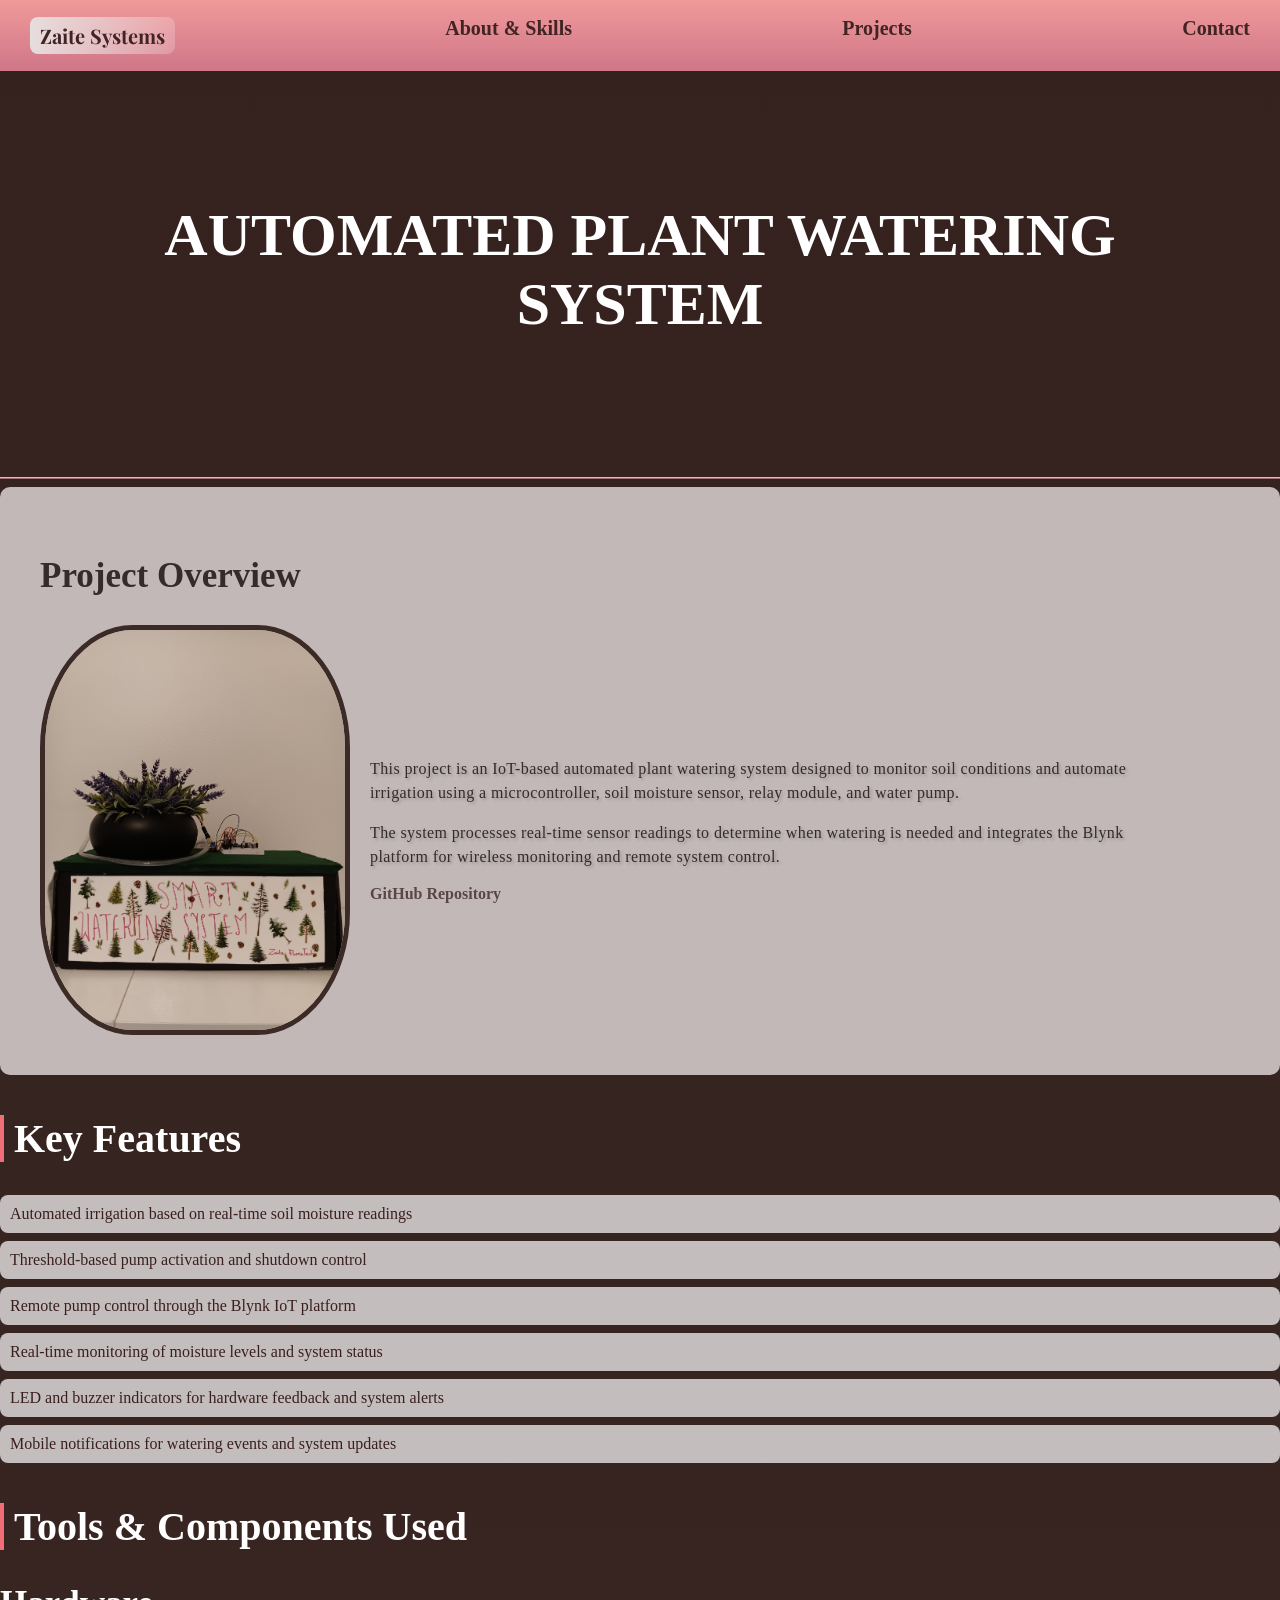
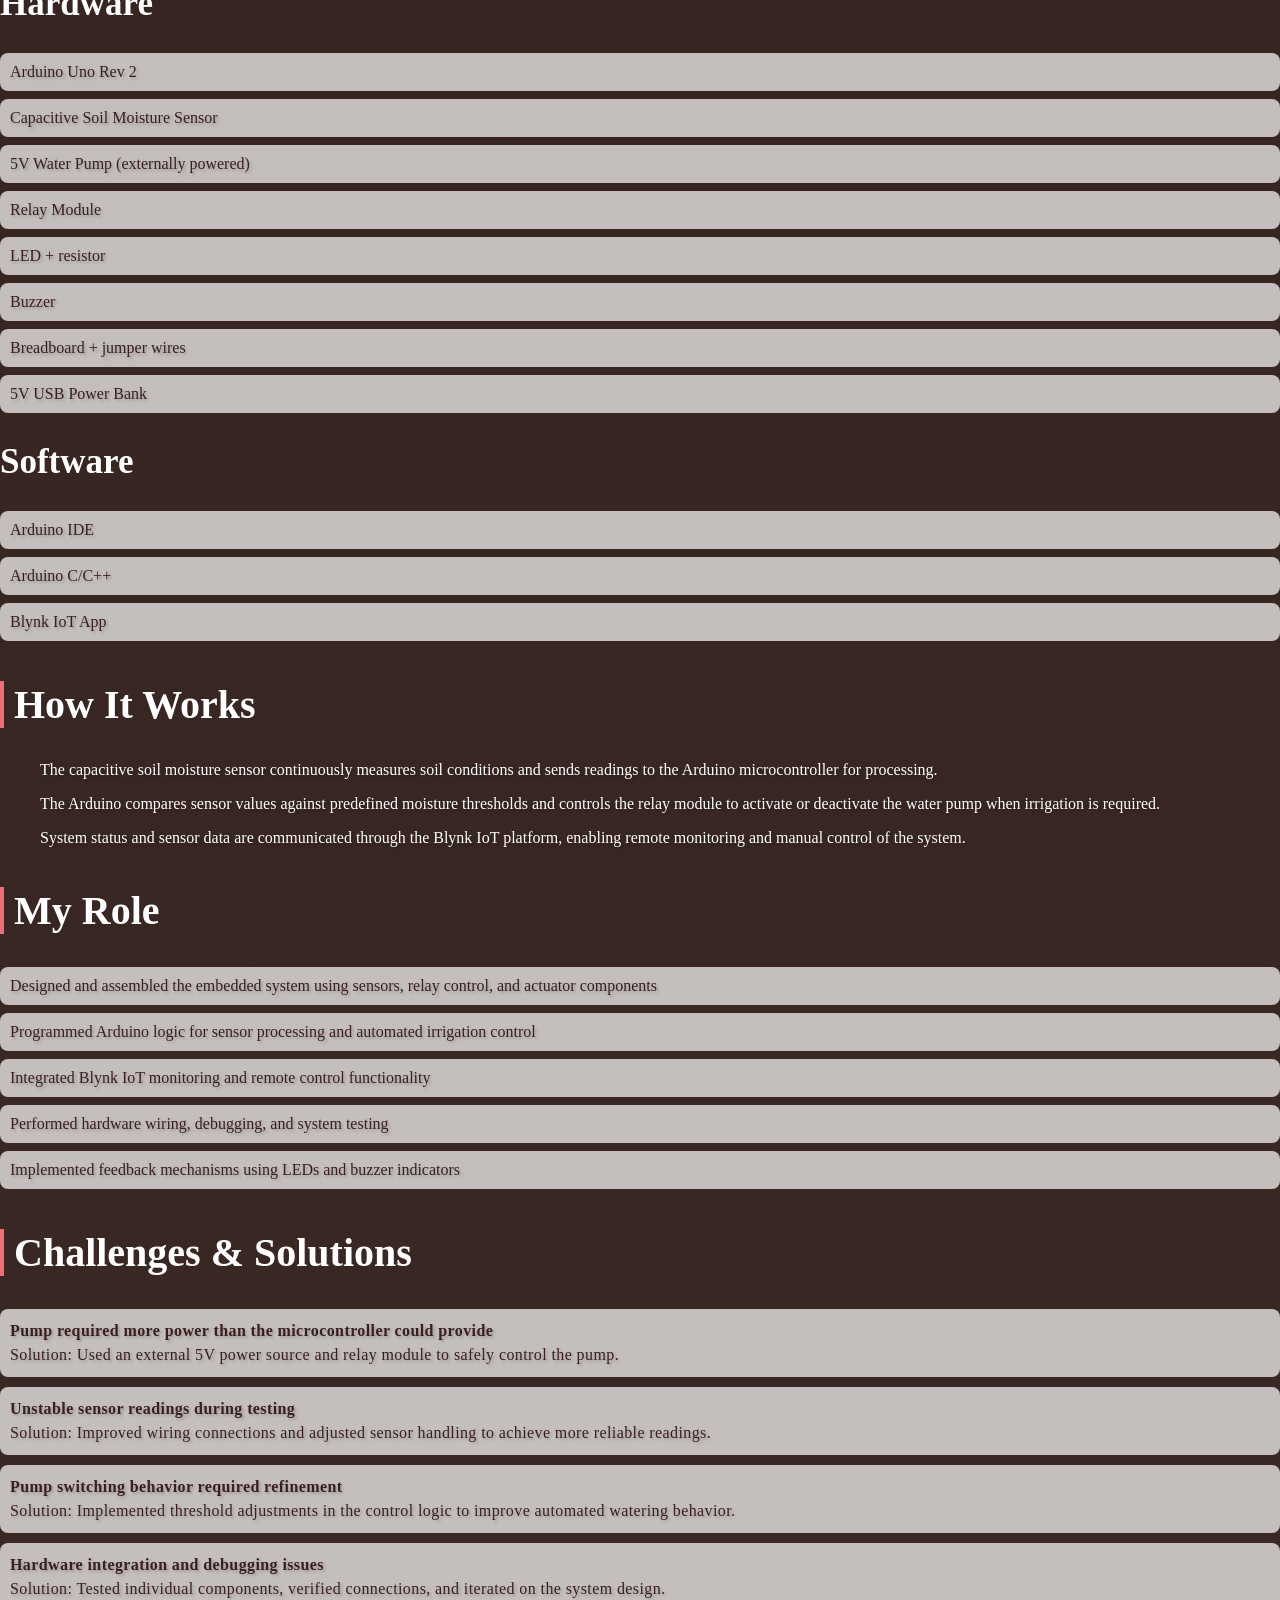
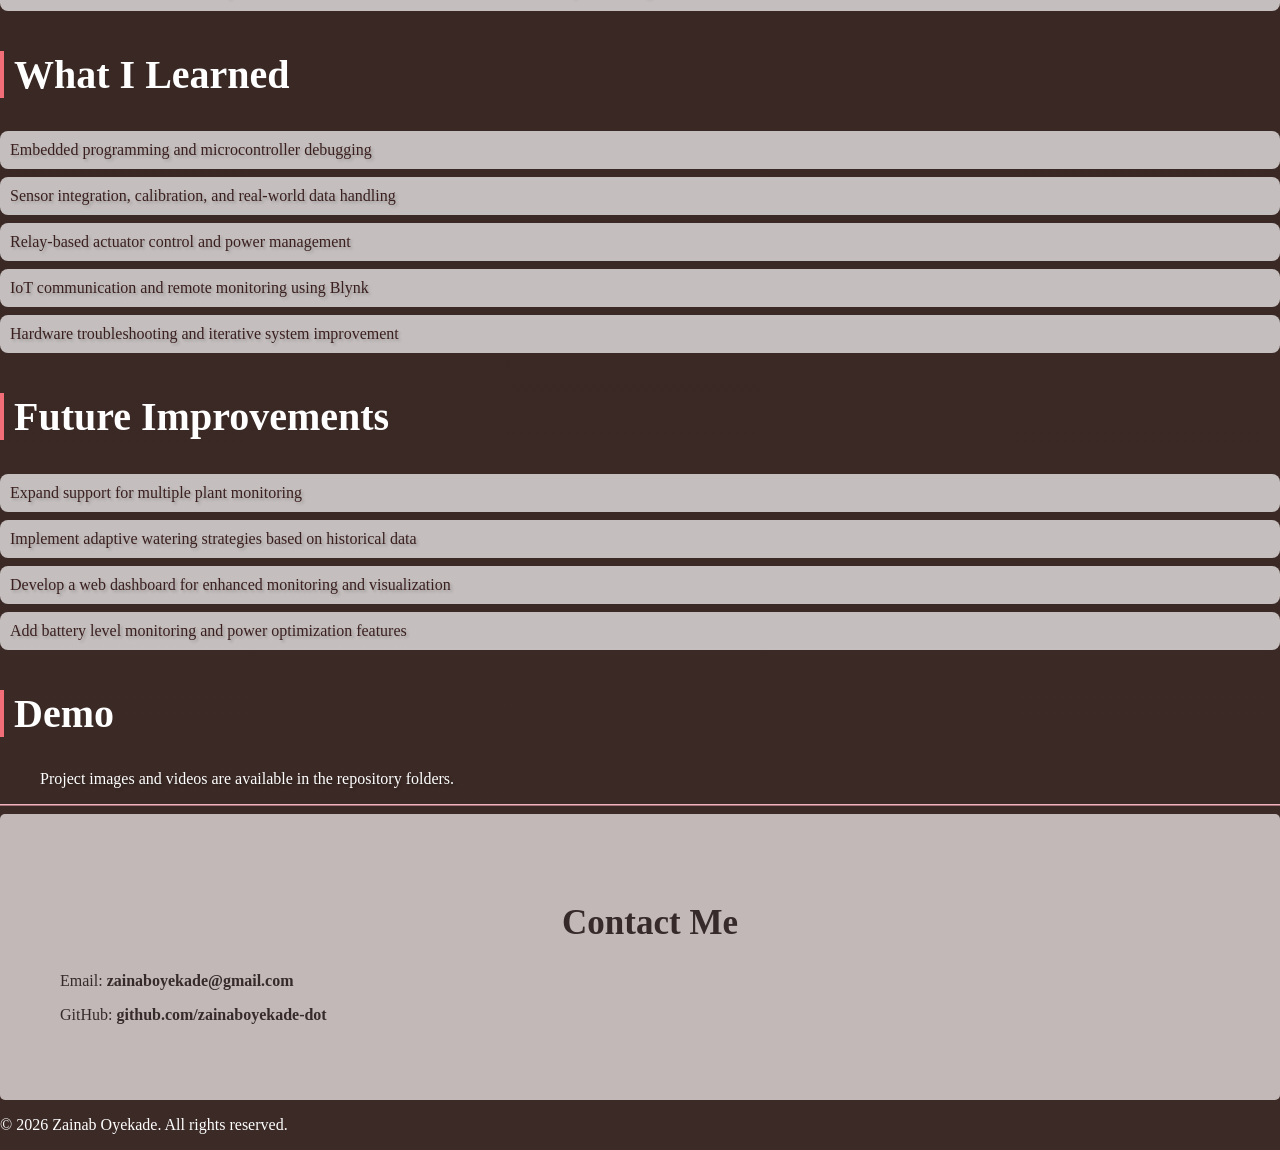
<file: project1.html>
<!DOCTYPE html>
<html lang="en">

<head>
    <title>Zainab Oyekade | AUTOMATED PLANT WATERING SYSTEM</title>
    <link rel="stylesheet" href="style.css">
    <link href="https://fonts.googleapis.com/css2?family=Playfair+Display&family=Poppins&display=swap" rel="stylesheet">
</head>

<body>
    <nav class="navbar">
        <a href="index.html" class="brand">Zaite Systems</a>
        <a href="about.html">About & Skills</a>
        <a href="projects.html">Projects</a>
        <a href="#contact">Contact</a>
    </nav>

    <section class="hero">
        <h1>AUTOMATED PLANT WATERING SYSTEM</h1>
    </section>

    <hr>

    <section class="box2">
        <h2 class="shead">Project Overview</h2>

        <div class="about-content">
            <img id="headshot" src="images/full iot picture.jpg" alt="Automated Plant Watering System" width="300">

            <div class="about-text">
                <p class="p-a-list">
                    This project is an IoT-based automated plant watering system designed to monitor soil conditions
                    and automate irrigation using a microcontroller, soil moisture sensor, relay module, and water pump.
                </p>

                <p class="p-a-list">
                    The system processes real-time sensor readings to determine when watering is needed and integrates
                    the Blynk platform for wireless monitoring and remote system control.
                </p>

                <p>
                    <a class="link" href="https://github.com/zainaboyekade-dot/smart-plant-watering-system"
                        target="_blank">GitHub Repository</a>
                </p>
            </div>
        </div>
    </section>

    <h2 class="section-title">Key Features</h2>
    <ul class="feature-list">
        <li>Automated irrigation based on real-time soil moisture readings</li>
        <li>Threshold-based pump activation and shutdown control</li>
        <li>Remote pump control through the Blynk IoT platform</li>
        <li>Real-time monitoring of moisture levels and system status</li>
        <li>LED and buzzer indicators for hardware feedback and system alerts</li>
        <li>Mobile notifications for watering events and system updates</li>
    </ul>

    <h2 class="section-title">Tools & Components Used</h2>

    <h2>Hardware</h2>
    <ul class="feature-list">
        <li class="bullet">Arduino Uno Rev 2</li>
        <li class="bullet">Capacitive Soil Moisture Sensor</li>
        <li class="bullet">5V Water Pump (externally powered)</li>
        <li class="bullet">Relay Module</li>
        <li class="bullet">LED + resistor</li>
        <li class="bullet">Buzzer</li>
        <li class="bullet">Breadboard + jumper wires</li>
        <li class="bullet">5V USB Power Bank</li>
    </ul>

    <h2>Software</h2>
    <ul class="feature-list">
        <li class="bullet">Arduino IDE</li>
        <li class="bullet">Arduino C/C++</li>
        <li class="bullet">Blynk IoT App</li>
    </ul>

    <h2 class="section-title">How It Works</h2>
    <p class="p1-para">
        The capacitive soil moisture sensor continuously measures soil conditions and sends readings to the Arduino
        microcontroller for processing.
    </p>

    <p class="p1-para">
        The Arduino compares sensor values against predefined moisture thresholds and controls the relay module to
        activate or deactivate the water pump when irrigation is required.
    </p>

    <p class="p1-para">
        System status and sensor data are communicated through the Blynk IoT platform, enabling remote monitoring and
        manual control of the system.
    </p>

    <h2 class="section-title">My Role</h2>
    <ul class="feature-list">
        <li class="bullet">Designed and assembled the embedded system using sensors, relay control, and actuator
            components
        </li>
        <li class="bullet">Programmed Arduino logic for sensor processing and automated irrigation control</li>
        <li class="bullet">Integrated Blynk IoT monitoring and remote control functionality</li>
        <li class="bullet">Performed hardware wiring, debugging, and system testing</li>
        <li class="bullet">Implemented feedback mechanisms using LEDs and buzzer indicators</li>
    </ul>

    <div class="challenge">
        <h2 class="section-title">Challenges & Solutions</h2>

        <p class="p-a-list">
            <strong>Pump required more power than the microcontroller could provide</strong><br>
            Solution: Used an external 5V power source and relay module to safely control the pump.
        </p>

        <p class="p-a-list">
            <strong>Unstable sensor readings during testing</strong><br>
            Solution: Improved wiring connections and adjusted sensor handling to achieve more reliable readings.
        </p>

        <p class="p-a-list">
            <strong>Pump switching behavior required refinement</strong><br>
            Solution: Implemented threshold adjustments in the control logic to improve automated watering behavior.
        </p>

        <p class="p-a-list">
            <strong>Hardware integration and debugging issues</strong><br>
            Solution: Tested individual components, verified connections, and iterated on the system design.
        </p>
    </div>

    <h2 class="section-title">What I Learned</h2>
    <ul class="feature-list">
        <li class="bullet">Embedded programming and microcontroller debugging</li>
        <li class="bullet">Sensor integration, calibration, and real-world data handling</li>
        <li class="bullet">Relay-based actuator control and power management</li>
        <li class="bullet">IoT communication and remote monitoring using Blynk</li>
        <li class="bullet">Hardware troubleshooting and iterative system improvement</li>
    </ul>

    <h2 class="section-title">Future Improvements</h2>
    <ul class="feature-list">
        <li class="bullet">Expand support for multiple plant monitoring</li>
        <li class="bullet">Implement adaptive watering strategies based on historical data</li>
        <li class="bullet">Develop a web dashboard for enhanced monitoring and visualization</li>
        <li class="bullet">Add battery level monitoring and power optimization features</li>
    </ul>

    <h2 class="section-title">Demo</h2>
    <p class="p1-para">Project images and videos are available in the repository folders.</p>

    <hr>

    <section class="c-info" id="contact">
        <h2 class="c-head">Contact Me</h2>
        <p>Email: <a class="clink" href="mailto:zainaboyekade@gmail.com">zainaboyekade@gmail.com</a></p>
        <p>GitHub: <a class="clink" href="https://github.com/zainaboyekade-dot"
                target="_blank">github.com/zainaboyekade-dot</a></p>
    </section>

    <footer>
        <p> &copy; 2026 Zainab Oyekade. All rights reserved.</p>
    </footer>
</body>

</html>
</file>
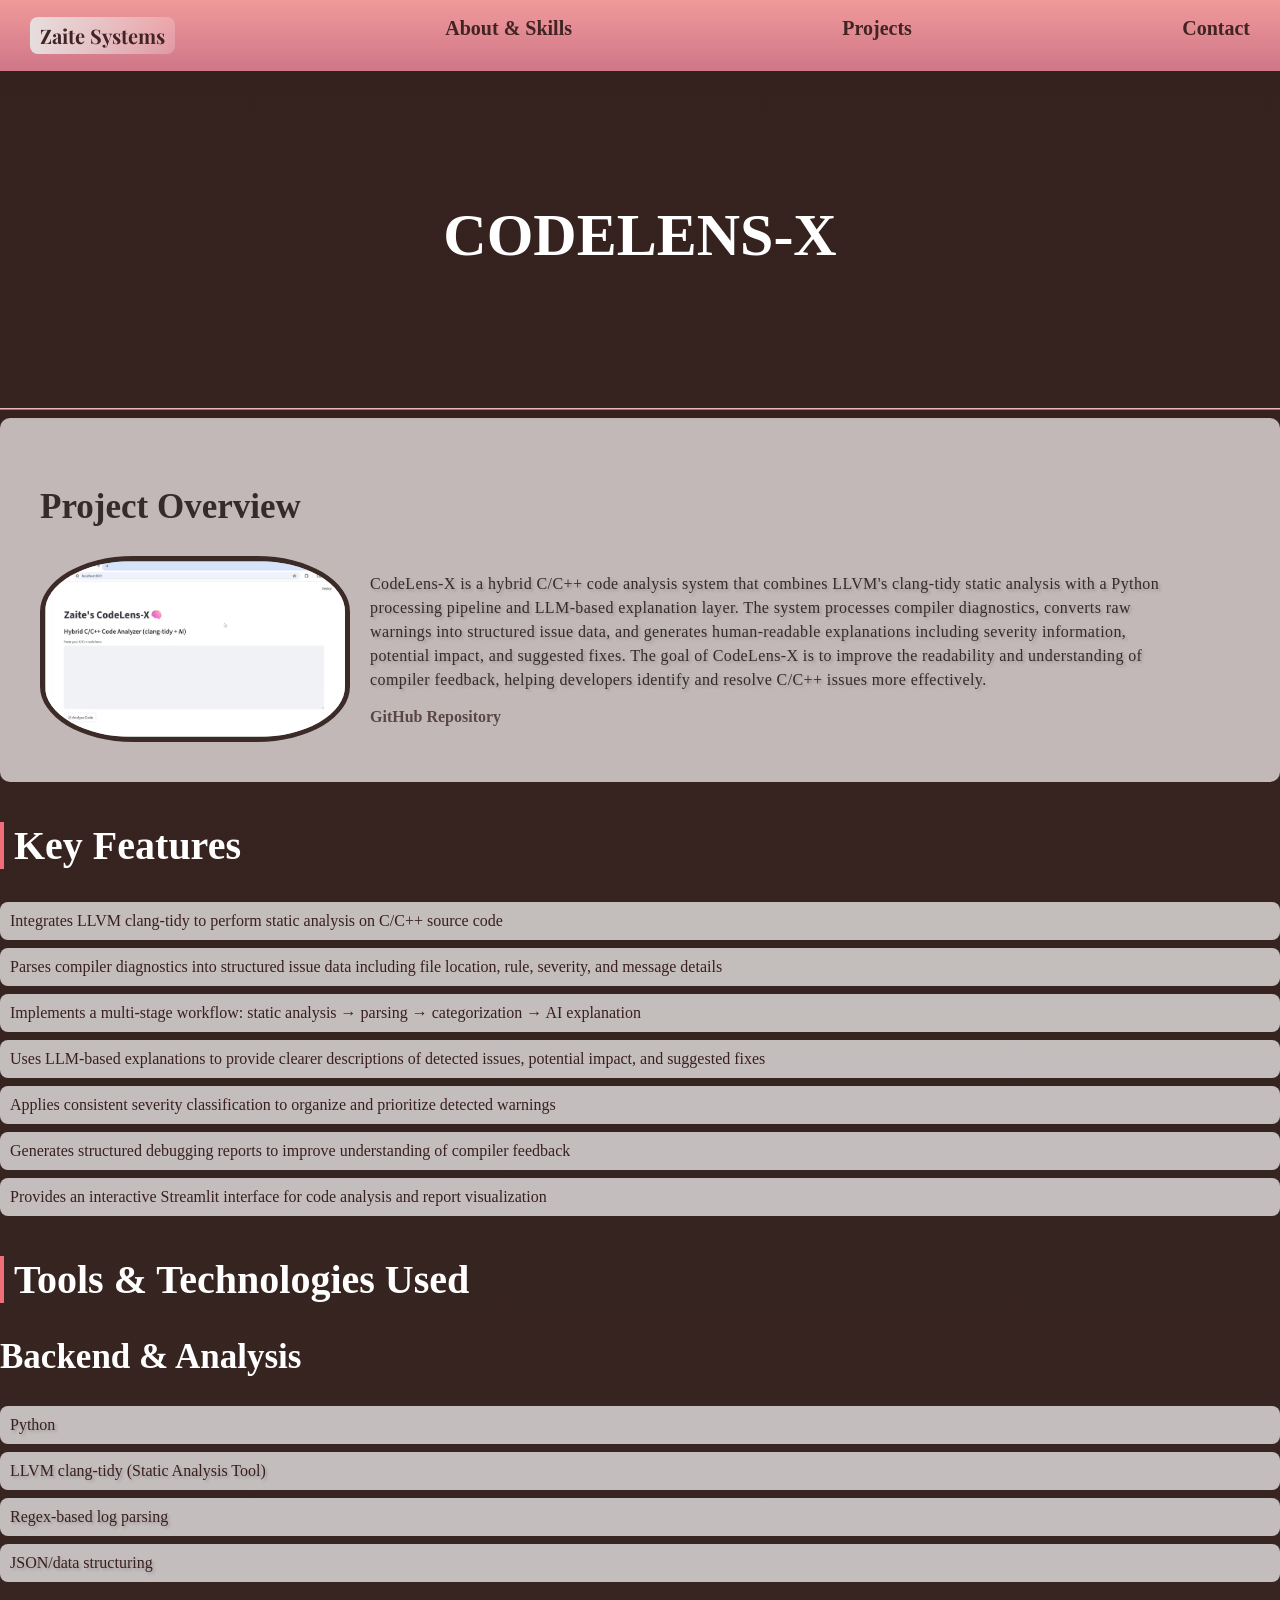
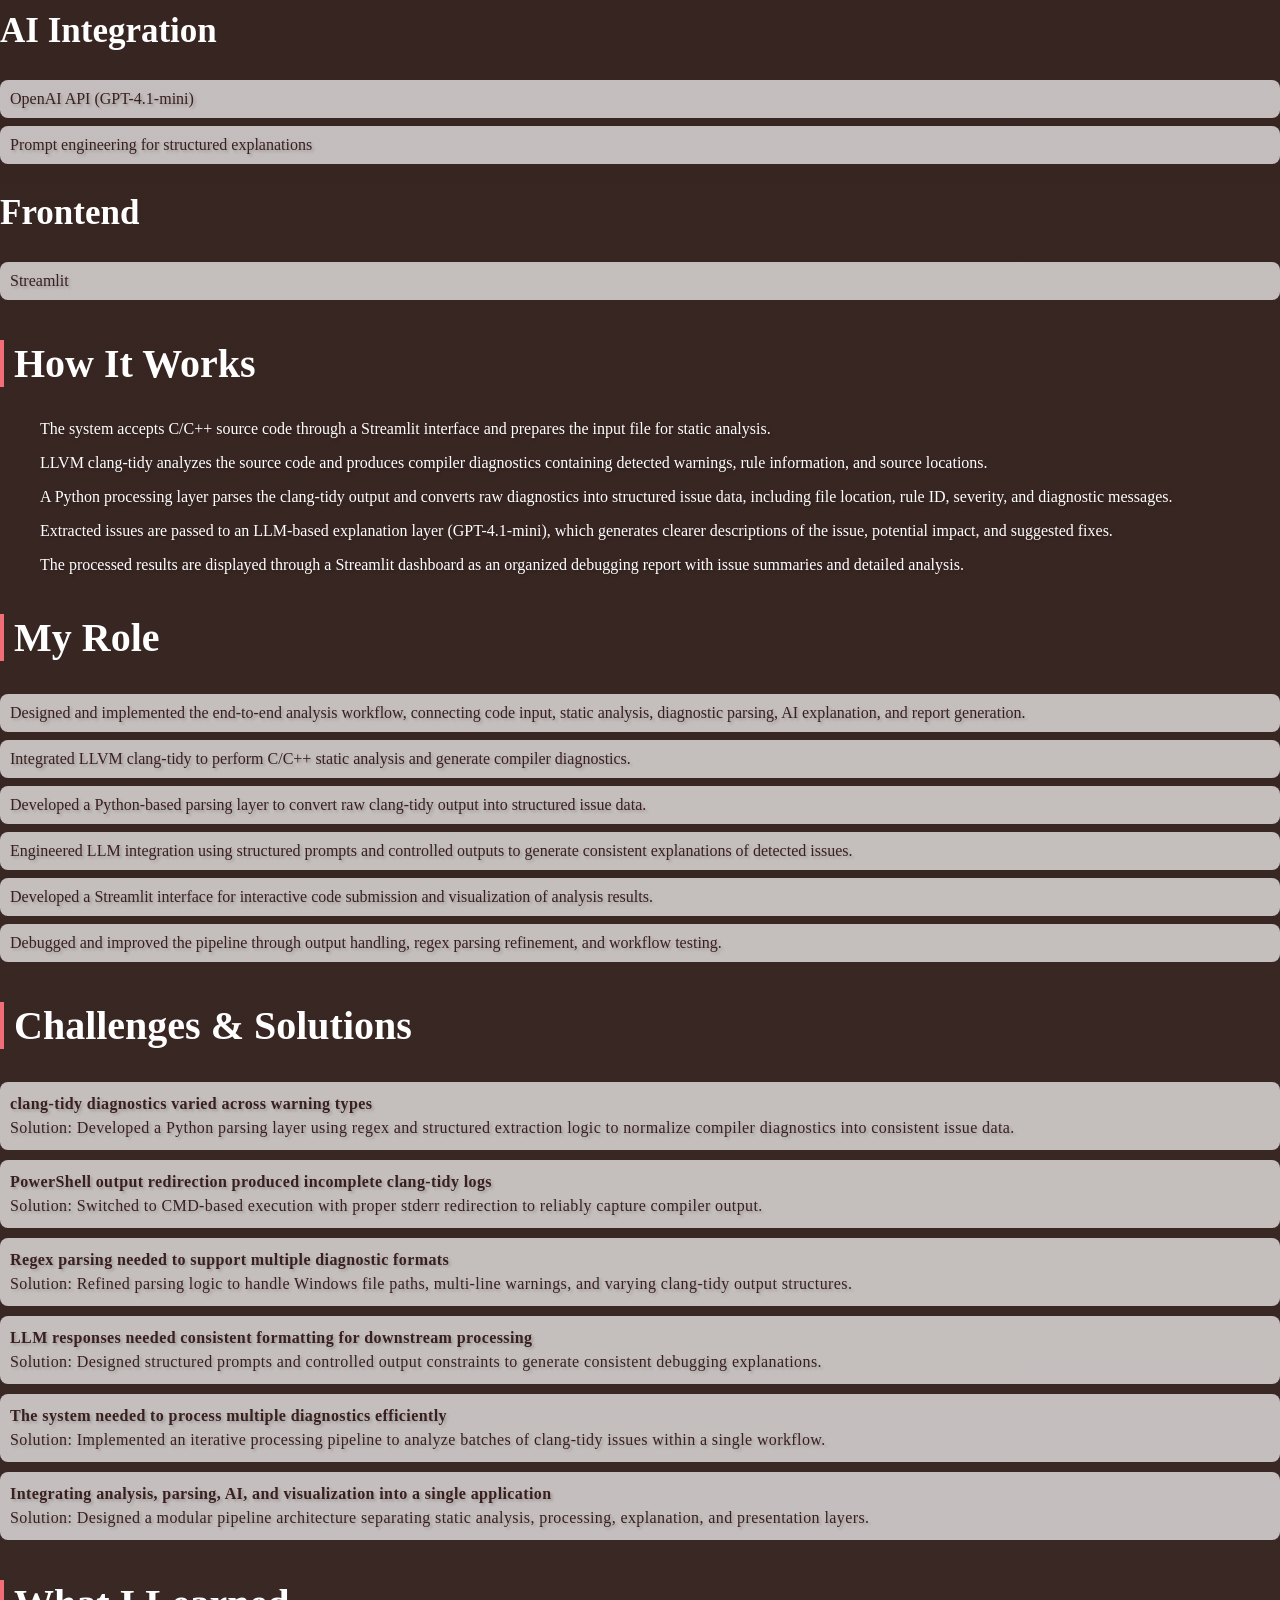
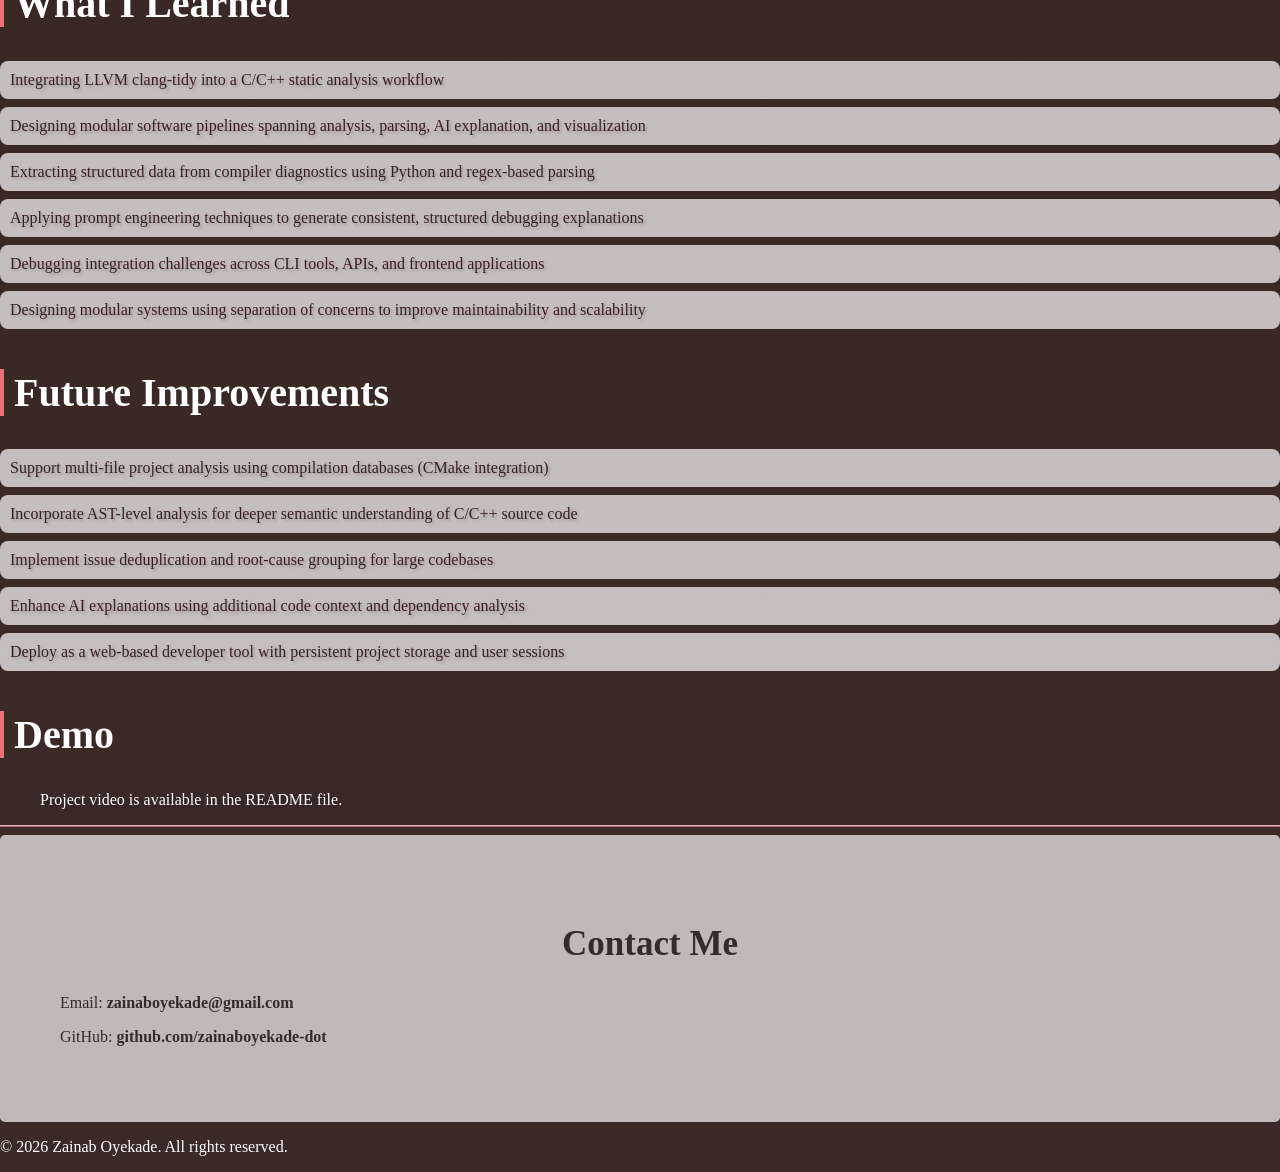
<file: project2.html>
<!DOCTYPE html>
<html lang="en">

<head>
    <title>Zainab Oyekade | CODELENS-X</title>
    <link rel="stylesheet" href="style.css">
    <link href="https://fonts.googleapis.com/css2?family=Playfair+Display&family=Poppins&display=swap" rel="stylesheet">
</head>

<body>
    <nav class="navbar">
        <a href="index.html" class="brand">Zaite Systems</a>
        <a href="about.html">About & Skills</a>
        <a href="projects.html">Projects</a>
        <a href="#contact">Contact</a>
    </nav>

    <section class="hero">
        <h1>CODELENS-X</h1>
    </section>

    <hr>

    <section class="box2">
        <h2 class="shead">Project Overview</h2>

        <div class="about-content">
            <img id="headshot" src="images/codelens-x.png" alt="CodeLens-X" width="300">

            <div class="about-text">
                <p class="p-a-list">
                    CodeLens-X is a hybrid C/C++ code analysis system that combines LLVM's clang-tidy
                    static analysis with a Python processing pipeline and LLM-based explanation layer.

                    The system processes compiler diagnostics, converts raw warnings into structured issue
                    data, and generates human-readable explanations including severity information,
                    potential impact, and suggested fixes.

                    The goal of CodeLens-X is to improve the readability and understanding of
                    compiler feedback, helping developers identify and resolve C/C++ issues more effectively.
                </p>

                <p>
                    <a class="link" href="https://github.com/zainaboyekade-dot/codelens-x" target="_blank">
                        GitHub Repository
                    </a>
                </p>
            </div>
        </div>
    </section>

    <h2 class="section-title">Key Features</h2>
    <ul class="feature-list">
        <li>Integrates LLVM clang-tidy to perform static analysis on C/C++ source code</li>
        <li>Parses compiler diagnostics into structured issue data including file location, rule, severity, and message
            details</li>
        <li>Implements a multi-stage workflow: static analysis → parsing → categorization → AI explanation</li>
        <li>Uses LLM-based explanations to provide clearer descriptions of detected issues, potential impact, and
            suggested
            fixes</li>
        <li>Applies consistent severity classification to organize and prioritize detected warnings</li>
        <li>Generates structured debugging reports to improve understanding of compiler feedback</li>
        <li>Provides an interactive Streamlit interface for code analysis and report visualization</li>
    </ul>

    <h2 class="section-title">Tools & Technologies Used</h2>

    <h2>Backend & Analysis</h2>
    <ul class="feature-list">
        <li class="bullet">Python</li>
        <li class="bullet">LLVM clang-tidy (Static Analysis Tool)</li>
        <li class="bullet">Regex-based log parsing</li>
        <li class="bullet">JSON/data structuring</li>
    </ul>

    <h2>AI Integration</h2>
    <ul class="feature-list">
        <li class="bullet">OpenAI API (GPT-4.1-mini)</li>
        <li class="bullet">Prompt engineering for structured explanations</li>
    </ul>

    <h2>Frontend</h2>
    <ul class="feature-list">
        <li class="bullet">Streamlit</li>
    </ul>


    <h2 class="section-title">How It Works</h2>
    <p class="p1-para">
        The system accepts C/C++ source code through a Streamlit interface and prepares the input file for static
        analysis.
    </p>
    <p class="p1-para">
        LLVM clang-tidy analyzes the source code and produces compiler diagnostics containing detected warnings,
        rule information, and source locations.
    </p>
    <p class="p1-para">
        A Python processing layer parses the clang-tidy output and converts raw diagnostics into structured issue data,
        including file location, rule ID, severity, and diagnostic messages.
    </p>
    <p class="p1-para">
        Extracted issues are passed to an LLM-based explanation layer (GPT-4.1-mini), which generates clearer
        descriptions of the issue, potential impact, and suggested fixes.
    </p>
    <p class="p1-para">
        The processed results are displayed through a Streamlit dashboard as an organized debugging report with
        issue summaries and detailed analysis.
    </p>

    <h2 class="section-title">My Role</h2>
    <ul class="feature-list">
        <li class="bullet">
            Designed and implemented the end-to-end analysis workflow, connecting code input, static analysis,
            diagnostic parsing, AI explanation, and report generation.
        </li>

        <li class="bullet">
            Integrated LLVM clang-tidy to perform C/C++ static analysis and generate compiler diagnostics.
        </li>

        <li class="bullet">
            Developed a Python-based parsing layer to convert raw clang-tidy output into structured issue data.
        </li>

        <li class="bullet">
            Engineered LLM integration using structured prompts and controlled outputs to generate consistent
            explanations of detected issues.
        </li>

        <li class="bullet">
            Developed a Streamlit interface for interactive code submission and visualization of analysis results.
        </li>

        <li class="bullet">
            Debugged and improved the pipeline through output handling, regex parsing refinement, and workflow testing.
        </li>
    </ul>

    <div class="challenge">
        <h2 class="section-title">Challenges & Solutions</h2>
        <p class="p-a-list">
            <strong>clang-tidy diagnostics varied across warning types</strong><br>
            Solution: Developed a Python parsing layer using regex and structured extraction logic to normalize compiler
            diagnostics into consistent issue data.
        </p>

        <p class="p-a-list">
            <strong>PowerShell output redirection produced incomplete clang-tidy logs</strong><br>
            Solution: Switched to CMD-based execution with proper stderr redirection to reliably capture compiler
            output.
        </p>

        <p class="p-a-list">
            <strong>Regex parsing needed to support multiple diagnostic formats</strong><br>
            Solution: Refined parsing logic to handle Windows file paths, multi-line warnings, and varying clang-tidy
            output
            structures.
        </p>

        <p class="p-a-list">
            <strong>LLM responses needed consistent formatting for downstream processing</strong><br>
            Solution: Designed structured prompts and controlled output constraints to generate consistent debugging
            explanations.
        </p>

        <p class="p-a-list">
            <strong>The system needed to process multiple diagnostics efficiently</strong><br>
            Solution: Implemented an iterative processing pipeline to analyze batches of clang-tidy issues within a
            single
            workflow.
        </p>

        <p class="p-a-list">
            <strong>Integrating analysis, parsing, AI, and visualization into a single application</strong><br>
            Solution: Designed a modular pipeline architecture separating static analysis, processing, explanation, and
            presentation layers.
        </p>
    </div>

    <h2 class="section-title">What I Learned</h2>
    <ul class="feature-list">
        <li class="bullet">Integrating LLVM clang-tidy into a C/C++ static analysis workflow</li>
        <li class="bullet">Designing modular software pipelines spanning analysis, parsing, AI explanation, and
            visualization</li>
        <li class="bullet">Extracting structured data from compiler diagnostics using Python and regex-based parsing
        </li>
        <li class="bullet">Applying prompt engineering techniques to generate consistent, structured debugging
            explanations
        </li>
        <li class="bullet">Debugging integration challenges across CLI tools, APIs, and frontend applications</li>
        <li class="bullet">Designing modular systems using separation of concerns to improve maintainability and
            scalability
        </li>
    </ul>

    <h2 class="section-title">Future Improvements</h2>
    <ul class="feature-list">
        <li class="bullet">Support multi-file project analysis using compilation databases (CMake integration)</li>
        <li class="bullet">Incorporate AST-level analysis for deeper semantic understanding of C/C++ source code</li>
        <li class="bullet">Implement issue deduplication and root-cause grouping for large codebases</li>
        <li class="bullet">Enhance AI explanations using additional code context and dependency analysis</li>
        <li class="bullet">Deploy as a web-based developer tool with persistent project storage and user sessions</li>
    </ul>

    <h2 class="section-title">Demo</h2>
    <p class="p1-para">Project video is available in the README file.</p>

    <hr>

    <section class="c-info" id="contact">
        <h2 class="c-head">Contact Me</h2>
        <p>Email: <a class="clink" href="mailto:zainaboyekade@gmail.com">zainaboyekade@gmail.com</a></p>
        <p>GitHub: <a class="clink" href="https://github.com/zainaboyekade-dot"
                target="_blank">github.com/zainaboyekade-dot</a></p>
    </section>

    <footer>
        <p> &copy; 2026 Zainab Oyekade. All rights reserved.</p>
    </footer>
</body>

</html>
</file>
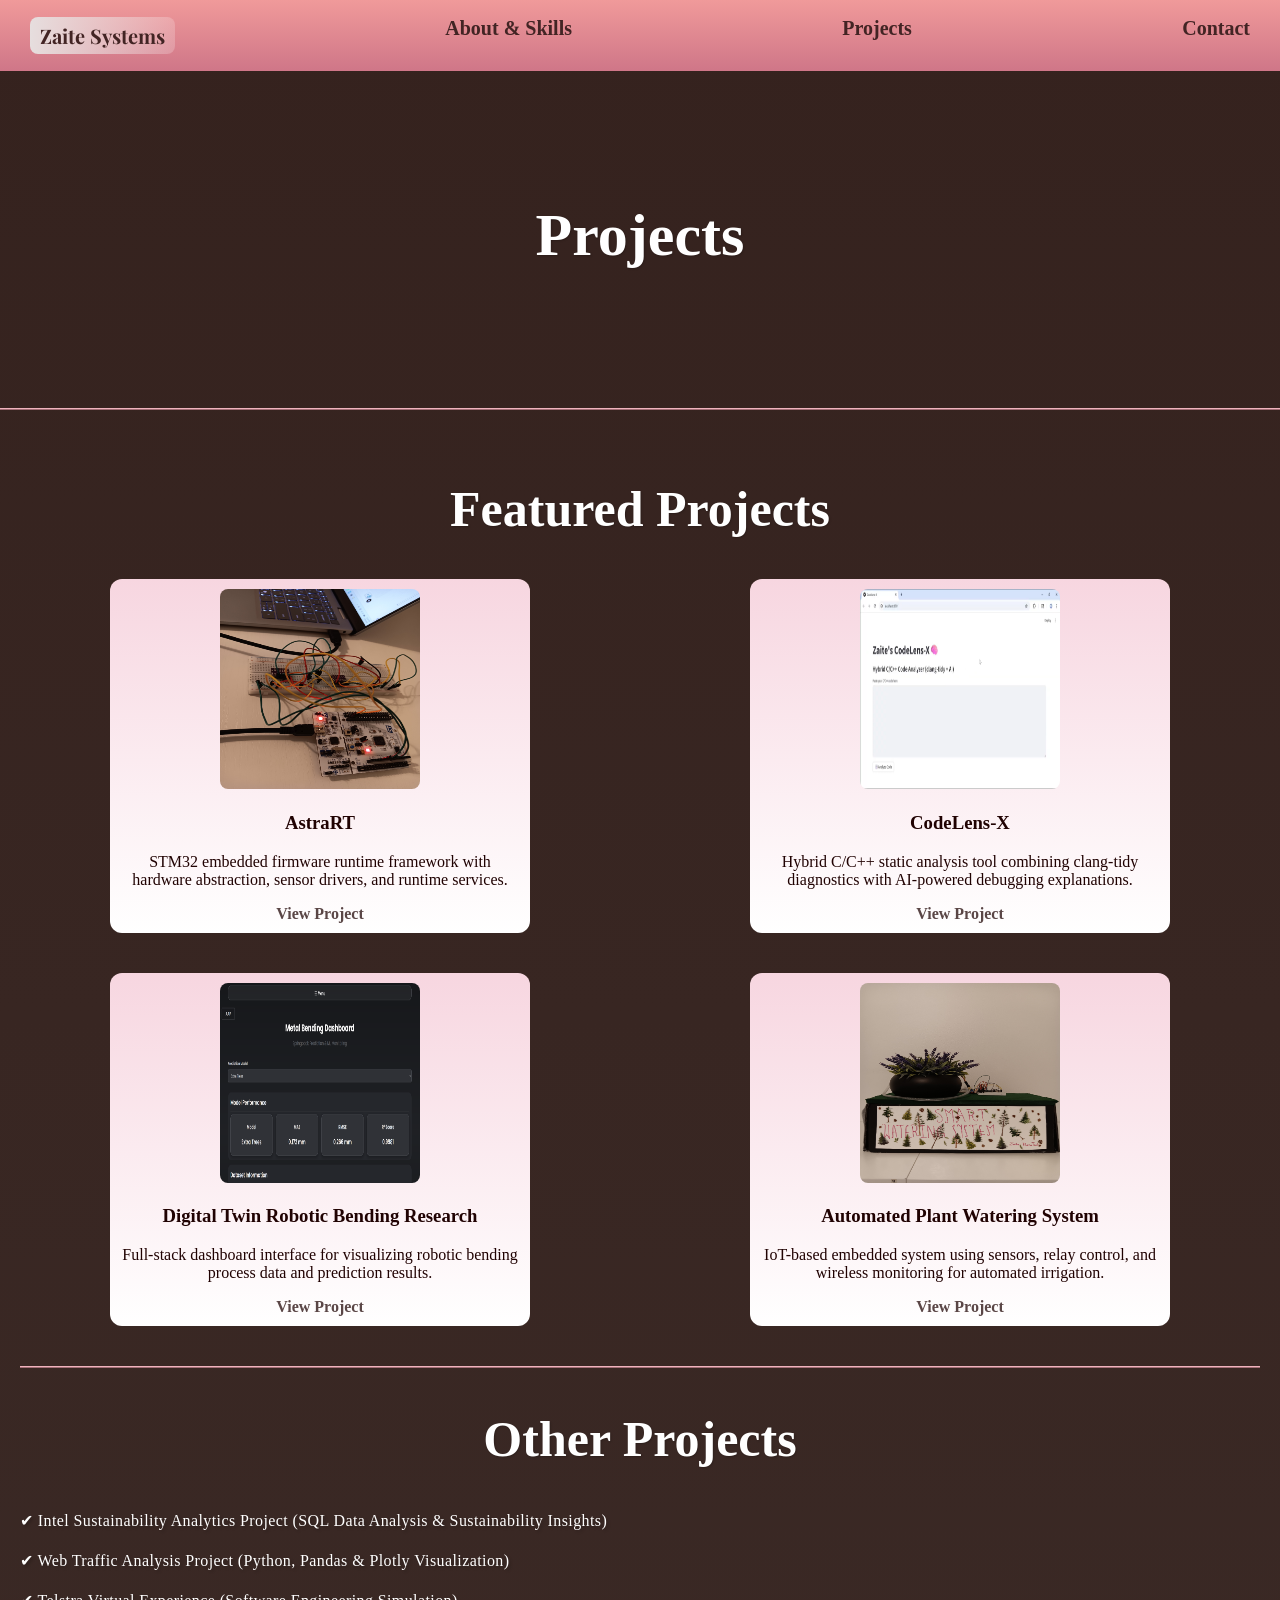
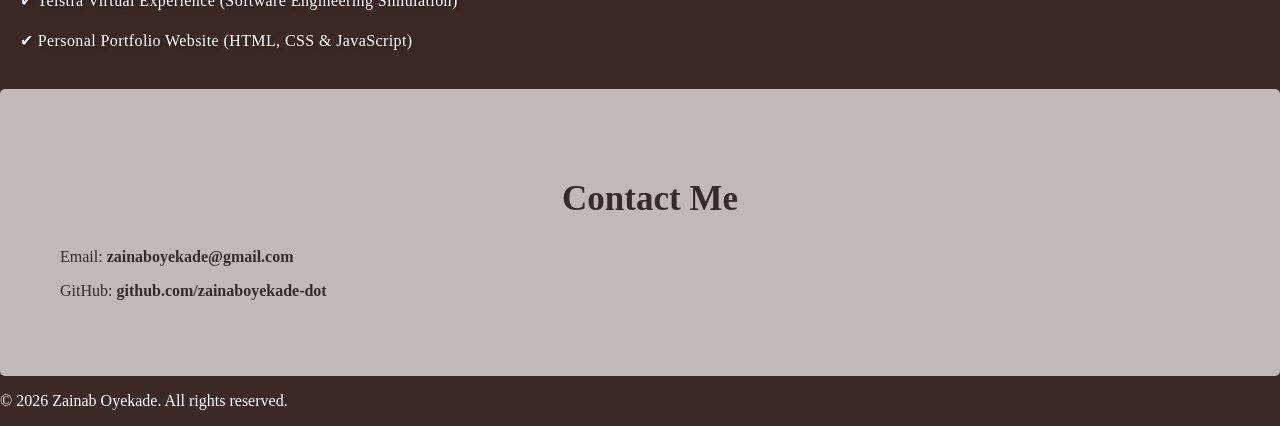
<file: projects.html>
<!DOCTYPE html>
<html lang="en">

<head>
    <title>Zainab Oyekade | Projects</title>
    <link rel="stylesheet" href="style.css">
    <link href="https://fonts.googleapis.com/css2?family=Playfair+Display&family=Poppins&display=swap" rel="stylesheet">
</head>

<body>
    <nav class="navbar">
        <a href="index.html" class="brand">Zaite Systems</a>
        <a href="about.html">About & Skills</a>
        <a href="projects.html">Projects</a>
        <a href="#contact">Contact</a>
    </nav>

    <section class="hero">
        <h1 class="projects">Projects</h1>
    </section>

    <hr>

    <section class="projects-page">

        <!-- FEATURED PROJECTS -->
        <h2 class="projects">Featured Projects</h2>

        <div class="project-grid">

            <div class="project-card">
                <img src="images/astra.png" alt="AstraRT Embedded Firmware Framework">
                <h3>AstraRT</h3>
                <p>STM32 embedded firmware runtime framework with hardware abstraction, sensor drivers, and runtime
                    services.
                </p>
                <a class="link" href="astra.html">View Project</a>
            </div>

            <div class="project-card">
                <img src="images/codelens-x.png" alt="CodeLens-X Static Analysis Tool">
                <h3>CodeLens-X</h3>
                <p>Hybrid C/C++ static analysis tool combining clang-tidy diagnostics with AI-powered debugging
                    explanations.
                </p>
                <a class="link" href="project2.html">View Project</a>
            </div>

            <div class="project-card">
                <img src="images/digitwin.png" alt="Digital Twin Robotic Bending Research">
                <h3>Digital Twin Robotic Bending Research</h3>
                <p>Full-stack dashboard interface for visualizing robotic bending process data and prediction results.
                </p>
                <a class="link" href="digitwinresearch.html">View Project</a>
            </div>

            <div class="project-card">
                <img src="images/full iot picture.jpg" alt="Automated Plant Watering System">
                <h3>Automated Plant Watering System</h3>
                <p>IoT-based embedded system using sensors, relay control, and wireless monitoring for automated
                    irrigation.</p>
                <a class="link" href="project1.html">View Project</a>
            </div>

        </div>

        <hr>

        <!-- SMALL PROJECTS -->
        <h2 class="projects" id="more-projects">Other Projects</h2>

        <div class="p-a-list small-projects">
            <p>✔ Intel Sustainability Analytics Project (SQL Data Analysis & Sustainability Insights)</p>
            <p>✔ Web Traffic Analysis Project (Python, Pandas & Plotly Visualization)</p>
            <p>✔ Telstra Virtual Experience (Software Engineering Simulation)</p>
            <p>✔ Personal Portfolio Website (HTML, CSS & JavaScript)</p>
        </div>

    </section>

    <section class="c-info" id="contact">
        <h2 class="c-head">Contact Me</h2>
        <p>Email: <a class="clink" href="mailto:zainaboyekade@gmail.com">zainaboyekade@gmail.com</a></p>
        <p>GitHub: <a class="clink" href="https://github.com/zainaboyekade-dot"
                target="_blank">github.com/zainaboyekade-dot</a></p>
    </section>

    <footer>
        <p> &copy; 2026 Zainab Oyekade. All rights reserved.</p>
    </footer>
</body>

</html>
</file>
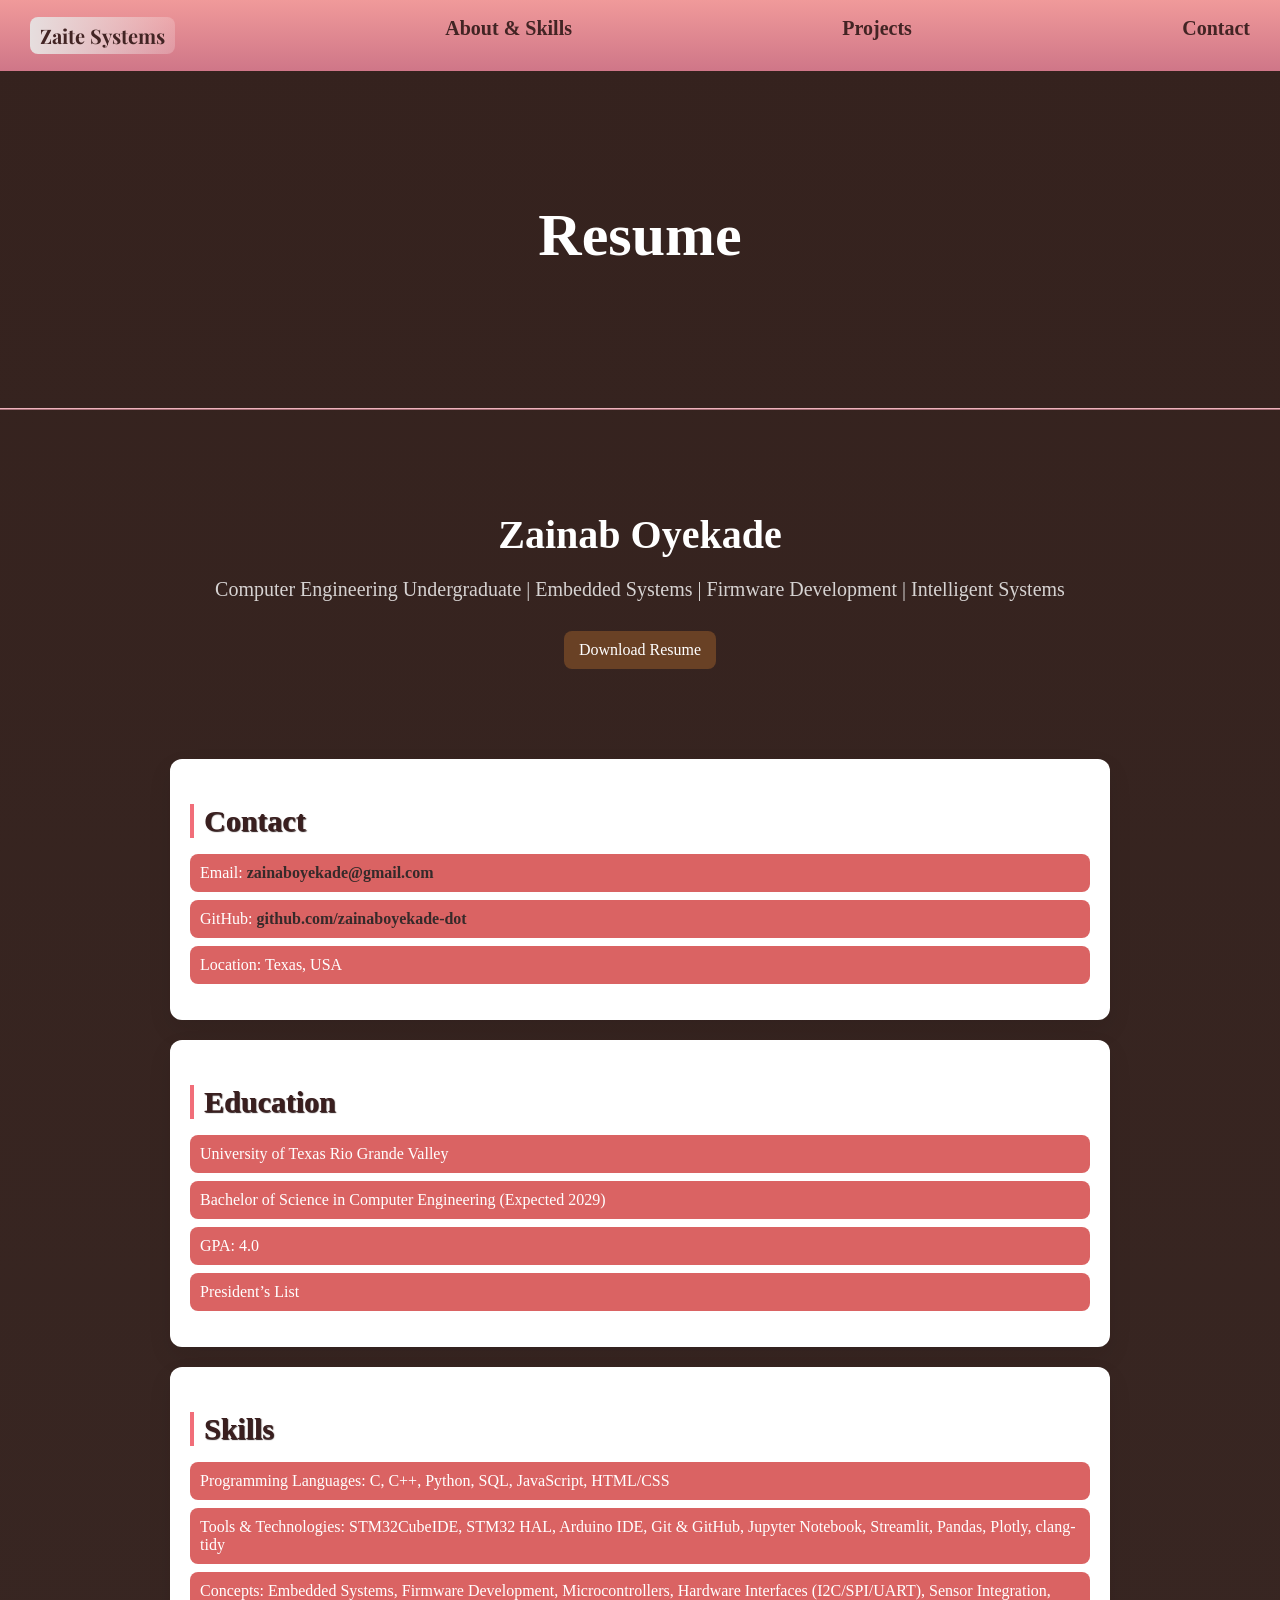
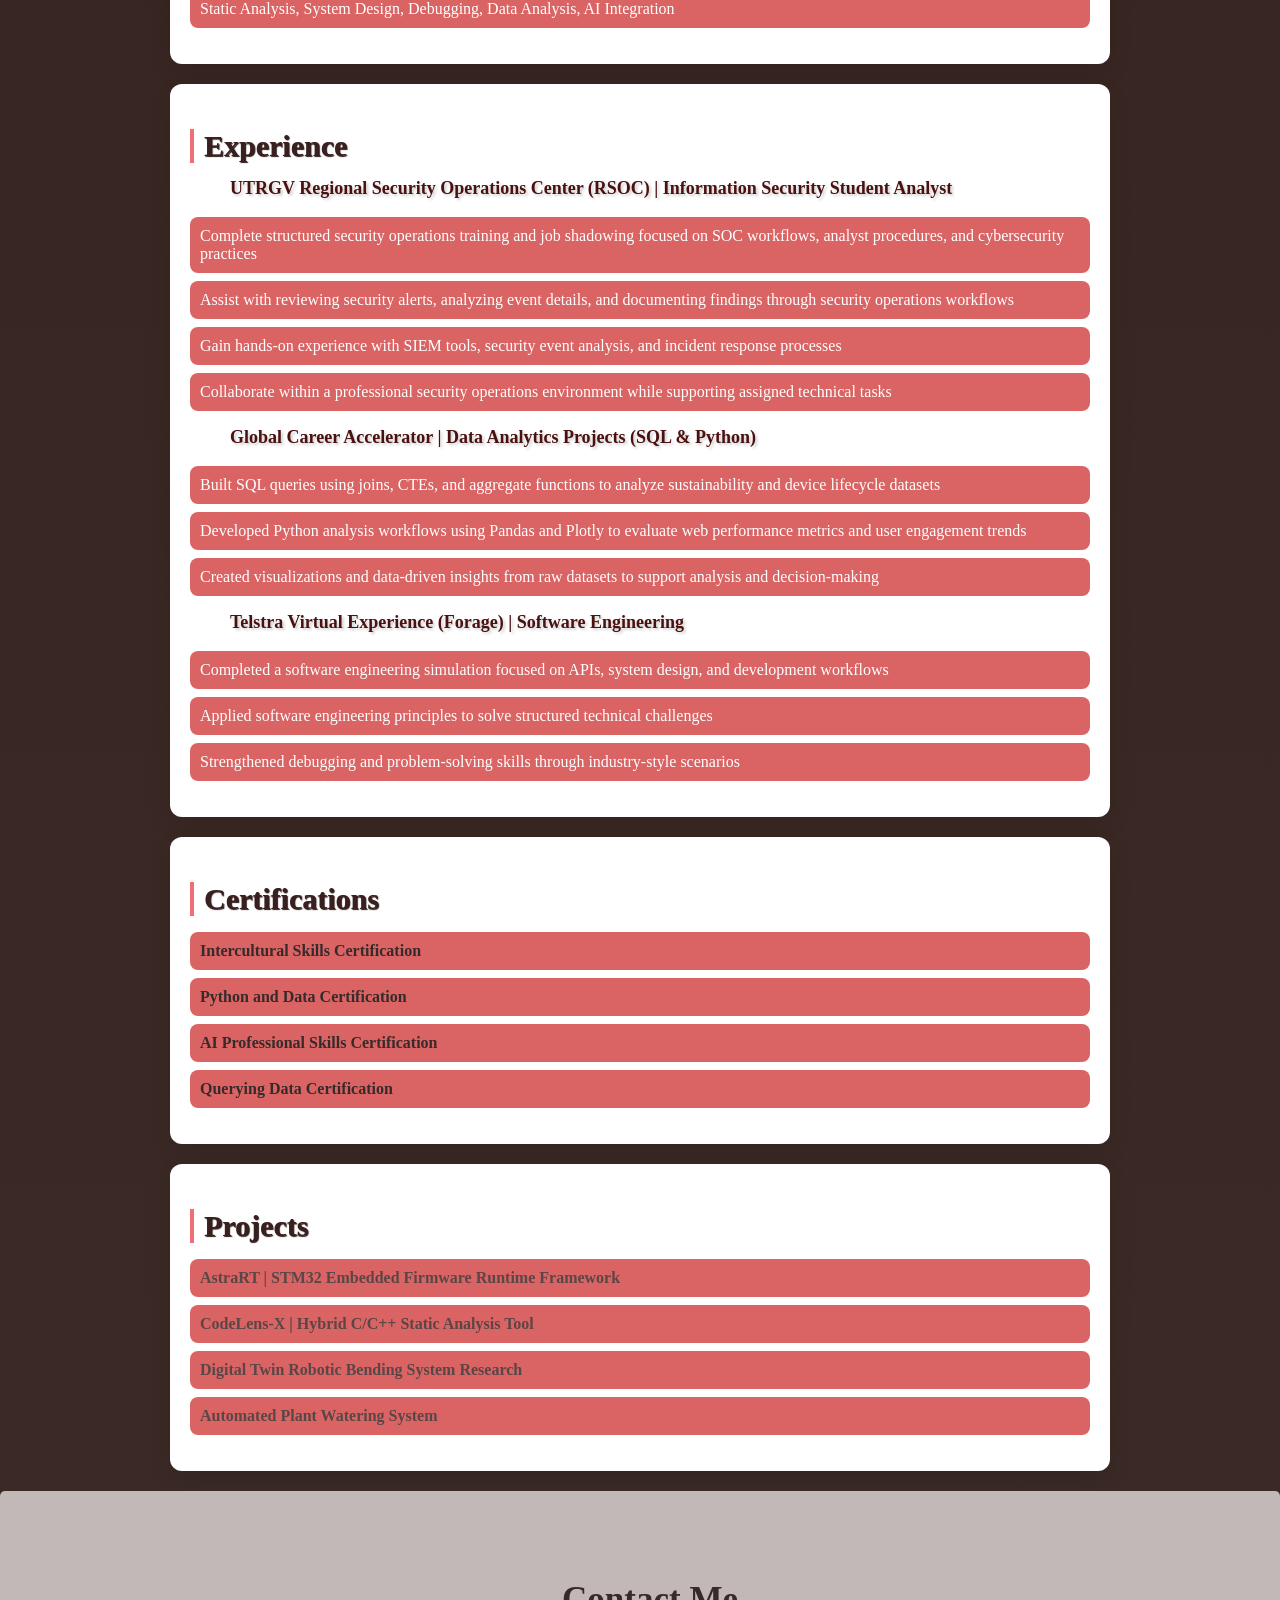
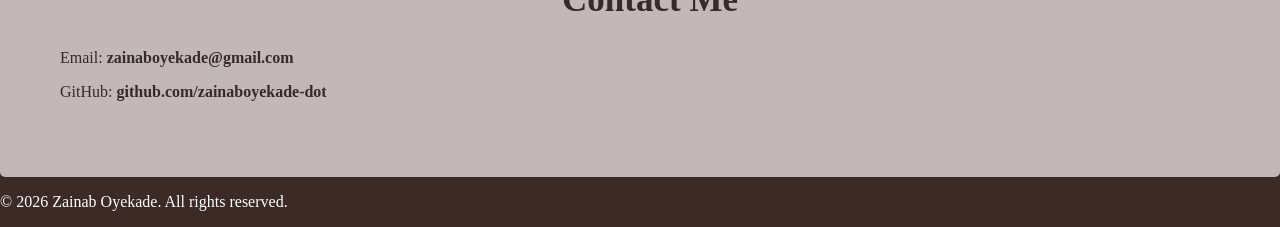
<file: resume.html>
<!DOCTYPE html>
<html lang="en">

<head>
    <title>Zainab Oyekade | Resume</title>
    <link rel="stylesheet" href="style.css">
    <link href="https://fonts.googleapis.com/css2?family=Playfair+Display&family=Poppins&display=swap" rel="stylesheet">
</head>

<body>
    <nav class="navbar">
        <a href="index.html" class="brand">Zaite Systems</a>
        <a href="about.html">About & Skills</a>
        <a href="projects.html">Projects</a>
        <a href="#contact">Contact</a>
    </nav>

    <section class="hero">
        <h1>Resume</h1>
    </section>

    <hr>

    <!-- HEADER -->
    <section class="resume-header">

        <h1 class="resume-name">Zainab Oyekade</h1>

        <p class="resume-role">
            Computer Engineering Undergraduate | Embedded Systems | Firmware Development | Intelligent Systems
        </p>

        <a href="Zainab_Oyekade_Resume.pdf" class="btn">
            Download Resume
        </a>

    </section>

    <!-- CONTACT -->
    <section class="resume-section">
        <h2 class="resume-title">Contact</h2>
        <ul class="resume-list">
            <li>Email: <a class="clink" href="mailto:zainaboyekade@gmail.com">zainaboyekade@gmail.com</a></li>
            <li>GitHub: <a class="clink" href="https://github.com/zainaboyekade-dot"
                    target="_blank">github.com/zainaboyekade-dot</a></li>
            <li>Location: Texas, USA</li>
        </ul>
    </section>

    <!-- EDUCATION -->
    <section class="resume-section">
        <h2 class="resume-title">Education</h2>
        <ul class="resume-list">
            <li>University of Texas Rio Grande Valley</li>
            <li>Bachelor of Science in Computer Engineering (Expected 2029)</li>
            <li>GPA: 4.0</li>
            <li>President’s List</li>
        </ul>

    </section>

    <!-- SKILLS -->
    <section class="resume-section">
        <h2 class="resume-title">Skills</h2>
        <ul class="resume-list">
            <li>
                Programming Languages: C, C++, Python, SQL, JavaScript, HTML/CSS
            </li>
            <li>
                Tools & Technologies: STM32CubeIDE, STM32 HAL, Arduino IDE, Git & GitHub, Jupyter Notebook,
                Streamlit, Pandas, Plotly, clang-tidy
            </li>
            <li>
                Concepts: Embedded Systems, Firmware Development, Microcontrollers, Hardware Interfaces (I2C/SPI/UART),
                Sensor Integration, Static Analysis, System Design, Debugging, Data Analysis, AI Integration
            </li>
        </ul>
    </section>

    <!-- EXPERIENCE -->
    <section class="resume-section">

        <h2 class="resume-title">Experience</h2>

        <div class="resume-item">

            <h3 class="p1-para">
                UTRGV Regional Security Operations Center (RSOC) | Information Security Student Analyst
            </h3>

            <ul class="resume-list">

                <li>
                    Complete structured security operations training and job shadowing focused on SOC workflows,
                    analyst procedures, and cybersecurity practices
                </li>

                <li>
                    Assist with reviewing security alerts, analyzing event details, and documenting findings through
                    security operations workflows
                </li>

                <li>
                    Gain hands-on experience with SIEM tools, security event analysis, and incident response processes
                </li>

                <li>
                    Collaborate within a professional security operations environment while supporting assigned
                    technical tasks
                </li>

            </ul>

        </div>


        <div class="resume-item">

            <h3 class="p1-para">
                Global Career Accelerator | Data Analytics Projects (SQL & Python)
            </h3>

            <ul class="resume-list">

                <li>
                    Built SQL queries using joins, CTEs, and aggregate functions to analyze sustainability and device
                    lifecycle datasets
                </li>

                <li>
                    Developed Python analysis workflows using Pandas and Plotly to evaluate web performance metrics
                    and user engagement trends
                </li>

                <li>
                    Created visualizations and data-driven insights from raw datasets to support analysis and
                    decision-making
                </li>

            </ul>

        </div>


        <div class="resume-item">

            <h3 class="p1-para">
                Telstra Virtual Experience (Forage) | Software Engineering
            </h3>

            <ul class="resume-list">

                <li>
                    Completed a software engineering simulation focused on APIs, system design, and development
                    workflows
                </li>

                <li>
                    Applied software engineering principles to solve structured technical challenges
                </li>

                <li>
                    Strengthened debugging and problem-solving skills through industry-style scenarios
                </li>

            </ul>

        </div>

    </section>

    <!-- CERTIFICATIONS -->
    <section class="resume-section">
        <h2 class="resume-title">Certifications</h2>
        <ul class="resume-list">
            <li>
                <a class="clink" href="https://www.credential.net/3a2c55a8-0f75-48b9-8af1-de241a89ae1e#acc.bfaVY6BM"
                    target="_blank">
                    Intercultural Skills Certification
                </a>
            </li>
            <li>
                <a class="clink" href="https://www.credential.net/55f692d6-d8a9-46ce-ab96-73b2b5b91462#acc.uBl0s8SK"
                    target="_blank">
                    Python and Data Certification
                </a>
            </li>
            <li>
                <a class="clink" href="https://www.credential.net/6d889feb-6aa0-492d-93a9-d44d7f318a77#acc.MS1GbzZW"
                    target="_blank">
                    AI Professional Skills Certification
                </a>
            </li>
            <li>
                <a class="clink" href="https://www.credential.net/3d11b46a-8625-49b9-bf87-81db579106b2#acc.PO6C5Xa4"
                    target="_blank">
                    Querying Data Certification
                </a>
            </li>
        </ul>
    </section>

    <!-- PROJECTS -->
    <section class="resume-section">
        <h2 class="resume-title">Projects</h2>
        <ul class="resume-list">
            <li>
                <a href="astra.html" class="link">
                    AstraRT | STM32 Embedded Firmware Runtime Framework
                </a>
            </li>
            <li>
                <a href="project2.html" class="link">
                    CodeLens-X | Hybrid C/C++ Static Analysis Tool
                </a>
            </li>
            <li>
                <a href="digitwinresearch.html" class="link">
                    Digital Twin Robotic Bending System Research
                </a>
            </li>
            <li>
                <a href="project1.html" class="link">
                    Automated Plant Watering System
                </a>
            </li>
        </ul>
    </section>

    <section class="c-info" id="contact">
        <h2 class="c-head">Contact Me</h2>
        <p>Email: <a class="clink" href="mailto:zainaboyekade@gmail.com">zainaboyekade@gmail.com</a></p>
        <p>GitHub: <a class="clink" href="https://github.com/zainaboyekade-dot"
                target="_blank">github.com/zainaboyekade-dot</a></p>
    </section>

    <footer>
        <p> &copy; 2026 Zainab Oyekade. All rights reserved.</p>
    </footer>
</body>

</html>
</file>
<file: style.css>
.brand {
    font-family: 'Playfair Display', serif;
    font-size: 26px;
    font-weight: 600;
    padding: 5px 10px;
    border-radius: 8px;
    background: linear-gradient(90deg, rgb(230, 222, 222), rgba(255, 255, 255, 0.2));
}

.navbar a:hover {
    color: rgb(131, 29, 29);
    background: linear-gradient(90deg, whitesmoke, rgba(242, 199, 199, 0.2));
    padding: 5px 10px;
    border-radius: 8px;
}

body {
    margin: 0;
    padding: 0;
    background: linear-gradient(180deg, #35221e, #3B2A26);
    color: white;
}

.navbar {
    background: linear-gradient(180deg, rgb(240, 154, 154), rgb(207, 118, 136));
    padding: 15px;
    display: flex;
    justify-content: space-between;
    position: sticky;
    top: 0;
}

.navbar a {
    color: rgb(66, 36, 36);
    text-decoration: none;
    margin: 2px 15px;
    font-weight: bold;
    font-size: 20px;
    transition: 0.3s;
}

.hero {
    text-align: center;
    padding: 80px;
}

.hero h1 {
    font-size: 60px;
}

.about-content {
    display: flex;
    align-items: center;
    gap: 20px;
}

.link {
    color: rgb(90, 70, 70);
    text-decoration: none;
    font-weight: bold;
}

.link:hover {
    color: rgb(125, 23, 23);
    text-decoration: underline;
}

.box2 #headshot {
    border: #3B2A26 solid 5px;
    border-radius: 30%;
}

.box2 {
    background-color: rgb(194, 184, 184);
    color: rgb(54, 42, 42);
    padding: 40px;
    margin: auto;
    border-radius: 10px;
}

.box2 p {
    margin-right: 70px;
}

h2 {
    font-size: 35px;
}

.box2 h3 {
    font-size: 20px;
}

section {
    padding: 60px 40px;
}

.btn {
    display: inline-block;
    margin: 10px;
    padding: 10px 15px;
    text-align: center;
    background-color: #694125;
    color: white;
    border-radius: 8px;
    cursor: pointer;
    transition: 0.3s;
    text-decoration: none;
}

.btn:hover {
    background-color: #8a5732;
    transform: scale(1.05);
}

hr {
    border: 0;
    height: 2.5px;
    background: linear-gradient(180deg, rgb(247, 222, 222), rgb(231, 138, 157), rgba(255, 255, 255, 0.2));
}

section .projects,
.c-head {
    text-align: center;
}

.featured-projects {
    display: grid;
    grid-template-columns: repeat(2, 1fr);
    justify-items: center;
    gap: 30px;
}

.projects {
    font-size: 50px;
    color: white;
    text-shadow: 1px 1px 2px rgba(0, 0, 0, 0.2);
}

.prj-btn p {
    text-shadow: 2px 2px 3px rgba(0, 0, 0, 0.2);
}

.prj-btn {
    margin: 10px;
    padding: 10px 15px;
    display: flex;
    align-items: center;
    gap: 10px;
    width: 400px;
    font-size: 20px;
    font-weight: bold;
    background: linear-gradient(180deg, rgb(255, 225, 225), #ffbdc6);
    color: #1a0f0f;
    font-weight: 600;
    border-radius: 8px;
    cursor: pointer;
    transition: 0.3s;
    text-decoration: none;
}

.prj-btn:hover {
    transform: scale(1.05);
}

.prj-btn img {
    width: 120px;
    height: 80px;
    border-radius: 8px;
    border: #30201d solid 1px;
}

.box3 {
    max-width: 1000px;
    margin: 40px auto;
    display: flex;
    justify-content: center;
    align-items: center;
    gap: 30px;
    padding: 30px 8px;
    background: linear-gradient(180deg, #3b2a26, #4a332e);
    border-radius: 12px;
}

.resume {
    font-size: 50px;
    margin: 0;
    font-size: 50px;
    max-width: 250px;
}

.resume-card {
    display: inline-block;
    padding: 25px;
    border-radius: 15px;
    background: linear-gradient(180deg, #fff, #ffe4e8);
    color: #2b1a1a;
    text-decoration: none;
    transition: all 0.3s ease;
    width: 240px;
    box-shadow: 0 10px 25px rgba(0, 0, 0, 0.15);
}

.resume-card:hover {
    transform: translateY(-10px) scale(1.04);
    box-shadow: 0 20px 40px rgba(0, 0, 0, 0.25);
}

/* fake document */
.doc-preview::before {
    content: "";
    display: block;
    height: 8px;
    background: #f16e79;
    border-radius: 4px;
    margin-bottom: 10px;
}

/* fake text lines */
.line {
    height: 6px;
    background: #ccc;
    margin: 6px 0;
    border-radius: 3px;
}

.line.short {
    width: 60%;
}

/* text under it */
.resume-text {
    font-size: 15px;
    font-weight: 600;
    text-align: center;
    color: #3a1f1f;
}

html {
    scroll-behavior: smooth;
}

.c-info {
    background-color: rgb(194, 184, 184);
    color: rgb(54, 42, 42);
    padding-left: 60px;
    margin: auto;
    border-radius: 5px;
    text-decoration: none;
}

.clink {
    color: rgb(54, 42, 42);
    text-decoration: none;
    font-weight: bold;
}

.clink:hover {
    color: rgb(117, 2, 2);
    text-decoration: underline;
}

.a-box #headshot {
    border: #3B2A26 solid 5px;
    border-radius: 30%;
}

.a-box {
    background-color: rgb(194, 184, 184);
    color: rgb(54, 42, 42);
    padding: 40px;
    margin: auto;
    border-radius: 10px;
}

.a-box h3 {
    font-size: 20px;
}

.abt-head {
    font-size: 50px;
    text-shadow: 1px 1px 2px rgba(0, 0, 0, 0.483);
    margin-bottom: 20px;
}

.stats {
    margin-top: 50px;
    justify-content: center;
    align-items: center;
    display: flex;
    flex-wrap: wrap;
    gap: 10px;
    flex: 1;
}

.stat-card {
    background: linear-gradient(180deg, #bb6666, #3a1414);
    padding: 15px;
    border-radius: 12px;
    text-align: center;
    min-width: 100px;
    color: white;
}

.h-list {
    font-size: 22px;
    display: flex;
    align-items: center;
    gap: 15px;
    font-weight: bold;
    margin: 20px 0;
}

.skills-inline {
    display: flex;
    flex-wrap: wrap;
    gap: 10px;
}

.skill {
    font-size: 16px;
    display: inline-block;
    padding: 4px 12px;
    background-color: #fab9e3;
    color: rgb(14, 0, 0);
    border-radius: 10px;
    font-weight: bold;
}

.skill-box {
    align-items: center;
    display: inline-block;
    color: white;
    padding: 15px;
    border-radius: 15px;
    background: linear-gradient(180deg, #180f0f, rgb(72, 21, 21));
    text-decoration: none;
    transition: all 0.3s ease;
    width: border-box;
    text-shadow: 2px 2px 3px #fab9e3;
    box-shadow: 0 10px 25px rgba(243, 12, 12, 0.15);
}

.top-row {
    align-items: center;
    width: 100%;
    box-sizing: border-box;
    margin-top: 40px;
    padding: 20px;
    background-color: whitesmoke;
    border-radius: 20px;
}

.exp-container {
    margin-top: 20px;
    display: grid;
    gap: 70px;
    grid-template-columns: repeat(2, 450px);
    justify-content: center;
}

.exp-box {
    margin-top: 5px;
    padding: 25px;
    border-radius: 15px;
    background: linear-gradient(180deg, #fff, #ffe4e8);
    color: #2b1a1a;
    box-shadow: 0 10px 25px rgba(0, 0, 0, 0.15);
}

.p-a-list {
    line-height: 1.5;
    letter-spacing: 0.4px;
    text-shadow: 2px 2px 3px rgba(0, 0, 0, 0.2);
}

.projects-page {
    padding: 20px;
    color: white;
}

.project-grid {
    display: grid;
    grid-template-columns: repeat(2, 1fr);
    gap: 40px;
    margin-bottom: 40px;
    justify-items: center;
}

.project-card {
    background: linear-gradient(180deg, #f7d6e0, #ffffff);
    color: #200202;
    padding: 10px;
    border-radius: 12px;
    text-align: center;
    transition: 0.3s;
    width: 400px;
}

.project-card img {
    width: 200px;
    height: 200px;
    border-radius: 8px;
    border: 10 px;
}

.section-title {
    margin-top: 40px;
    font-size: 40px;
    border-left: 4px solid #f16e79;
    padding-left: 10px;
}

.feature-list {
    padding-left: 0;
    margin-top: 15px;
}

.feature-list li {
    color: #3a1f1f;
    list-style: none;
    background: rgba(255, 255, 255, 0.7);
    margin: 8px 0;
    padding: 10px;
    border-radius: 8px;
}

.challenge p {
    color: #3a1f1f;
    background: rgba(255, 255, 255, 0.7);
    padding: 10px;
    border-radius: 8px;
    margin: 10px 0;
}

.bullet {
    text-shadow: 2px 2px 3px rgba(0, 0, 0, 0.2);
}

.p1-para {
    padding-left: 40px;
    text-shadow: 2px 2px 3px rgba(0, 0, 0, 0.2);
}

.resume-header {
    text-align: center;
    padding: 60px 20px;
}

.resume-name {
    font-size: 40px;
    margin-bottom: 10px;
}

.resume-role {
    font-size: 20px;
    color: #ffffff;
    margin-bottom: 20px;
    opacity: 0.8;
}

.resume-name {
    font-size: 40px;
    margin-bottom: 10px;
}

.resume-section {
    color: #4b1010;
    max-width: 900px;
    margin: 20px auto;
    padding: 20px;
    background-color: white;
    border-radius: 12px;
    box-shadow: 0 10px 25px rgba(0, 0, 0, 0.08);
}

.resume-title {
    color: #3a1f1f;
    font-size: 30px;
    border-left: 4px solid #f16e79;
    padding-left: 10px;
    margin-bottom: 15px;
    text-shadow: #2b1a1a 1px 1px 1px;
}

.resume-list {
    list-style: none;
    padding-left: 0;
}

.resume-list li {
    color: white;
    background: rgba(202, 34, 34, 0.7);
    margin: 8px 0;
    padding: 10px;
    border-radius: 8px;
}

.resume-item h3 {
    margin-top: 10px;
    font-size: 18px;
}

#typedText {
    font-size: 30px;
    margin-bottom: 10px;
    font-weight: 600;
}

#typedText::after {
    content: "|";
    animation: blink 0.8s infinite;
}

@keyframes blink {
    50% {
        opacity: 0;
    }
}
</file>
